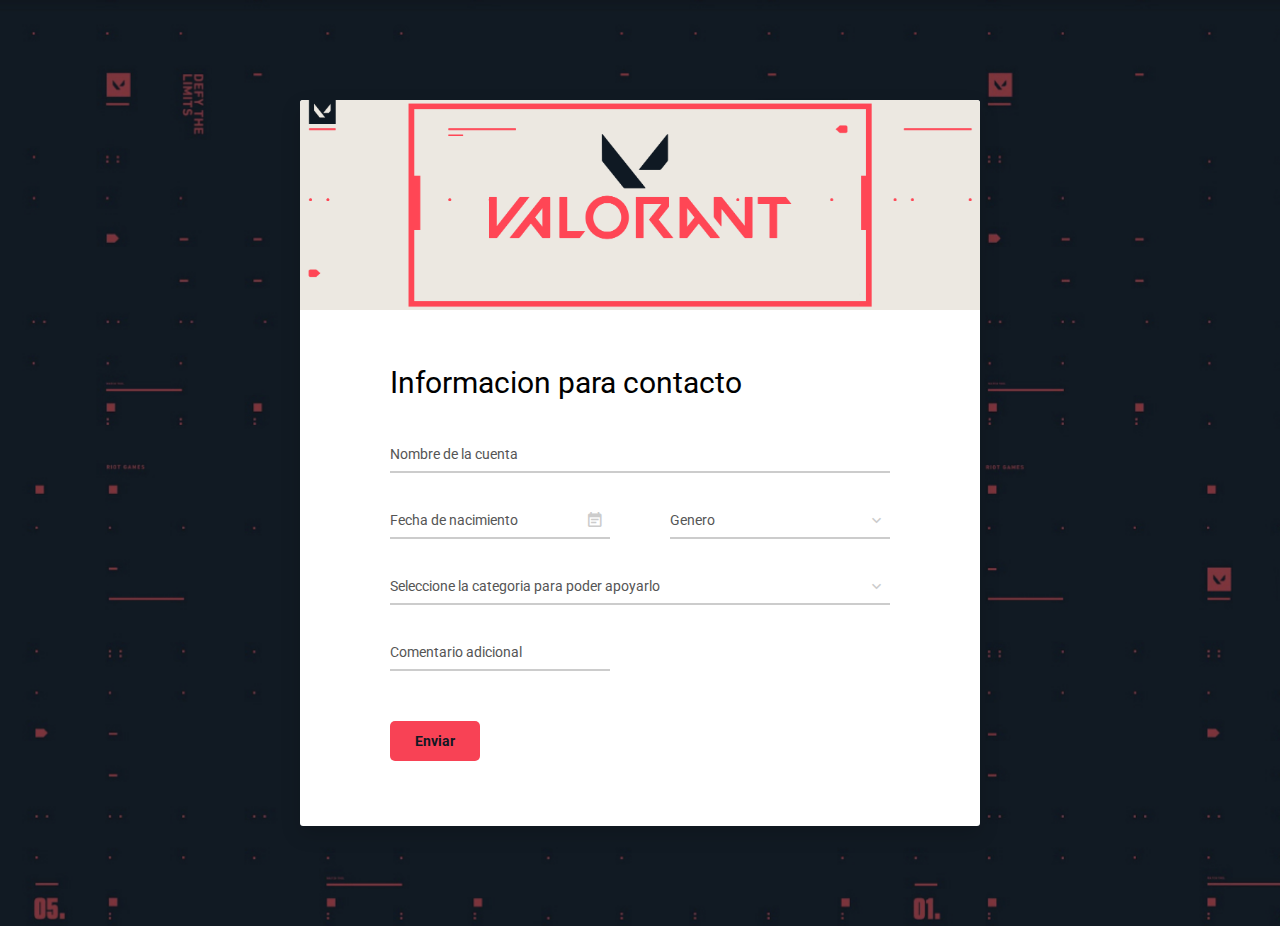
<file: Formulario/index.html>
<!DOCTYPE html>
<html lang="en">

<head>
    <!-- Required meta tags-->
    <meta charset="UTF-8">
    <meta name="viewport" content="width=device-width, initial-scale=1, shrink-to-fit=no">
    <meta name="description" content="Registo Valorant">
    <meta name="author" content="Valorant">


    <!-- Title Page-->
    <title>Contacto</title>

    <!-- Icons font CSS-->
    <link href="vendor/mdi-font/css/material-design-iconic-font.min.css" rel="stylesheet" media="all">
    <link href="vendor/font-awesome-4.7/css/font-awesome.min.css" rel="stylesheet" media="all">
    <!-- Font special for pages-->
    <link href="https://fonts.googleapis.com/css?family=Roboto:100,100i,300,300i,400,400i,500,500i,700,700i,900,900i" rel="stylesheet">

    <!-- Vendor CSS-->
    <link href="vendor/select2/select2.min.css" rel="stylesheet" media="all">
    <link href="vendor/datepicker/daterangepicker.css" rel="stylesheet" media="all">

    <!-- Main CSS-->
    <link href="css/main.css" rel="stylesheet" media="all">

      <link rel="icon" type="image/png" href="images/icono.png">
</head>

<body>
    <div class="page-wrapper bg-blue p-t-100 p-b-100 font-robo">
        <div class="wrapper wrapper--w680">
            <div class="card card-1">
                <div class="card-heading"></div>
                <div class="card-body">
                    <h2 class="title">Informacion para contacto</h2>
                    <form method="POST">
                        <div class="input-group">
                            <input class="input--style-1" type="text" placeholder="Nombre de la cuenta" name="name">
                        </div>
                        <div class="row row-space">
                            <div class="col-2">
                                <div class="input-group">
                                    <input class="input--style-1 js-datepicker" type="text" placeholder="Fecha de nacimiento" name="birthday">
                                    <i class="zmdi zmdi-calendar-note input-icon js-btn-calendar"></i>
                                </div>
                            </div>
                            <div class="col-2">
                                <div class="input-group">
                                    <div class="rs-select2 js-select-simple select--no-search">
                                        <select name="gender">
                                            <option disabled="disabled" selected="selected">Genero</option>
                                            <option>Masculino</option>
                                            <option>Femenino</option>
                                            <option>Otro</option>
                                        </select>
                                        <div class="select-dropdown"></div>
                                    </div>
                                </div>
                            </div>
                        </div>
                        <div class="input-group">
                            <div class="rs-select2 js-select-simple select--no-searc  h">
                                <select name="class">
                                    <option disabled="disabled" selected="selected">Seleccione la categoria para poder apoyarlo</option>
                                    <option>Codigos de error</option>
                                    <option>Rembolsos de contenido</option>
                                    <option>Riot Vanguard</option>
                                    <option>Recuperacion de cuenta</option>
                                    <option>Instalacion y asistencia tecnica</option>
                                    <option>Otros</option>
                                </select>
                                <div class="select-dropdown"></div>
                            </div>
                        </div>
                        <div class="row row-space">
                            <div class="col-2">
                                <div class="input-group">
                                    <input class="input--style-1" type="text" placeholder="Comentario adicional" name="res_code">
                                </div>
                            </div>
                        </div>
                        <div class="p-t-20">
                            <button class="btn btn--radius btn--green" type="submit">Enviar</button>
                        </div>
                    </form>
                </div>
            </div>
        </div>
    </div>

    <!-- Jquery JS-->
    <script src="vendor/jquery/jquery.min.js"></script>
    <!-- Vendor JS-->
    <script src="vendor/select2/select2.min.js"></script>
    <script src="vendor/datepicker/moment.min.js"></script>
    <script src="vendor/datepicker/daterangepicker.js"></script>

    <!-- Main JS-->
    <script src="js/global.js"></script>

</body><!-- This templates was made by Colorlib (https://colorlib.com) -->

</html>
<!-- end document-->
</file>
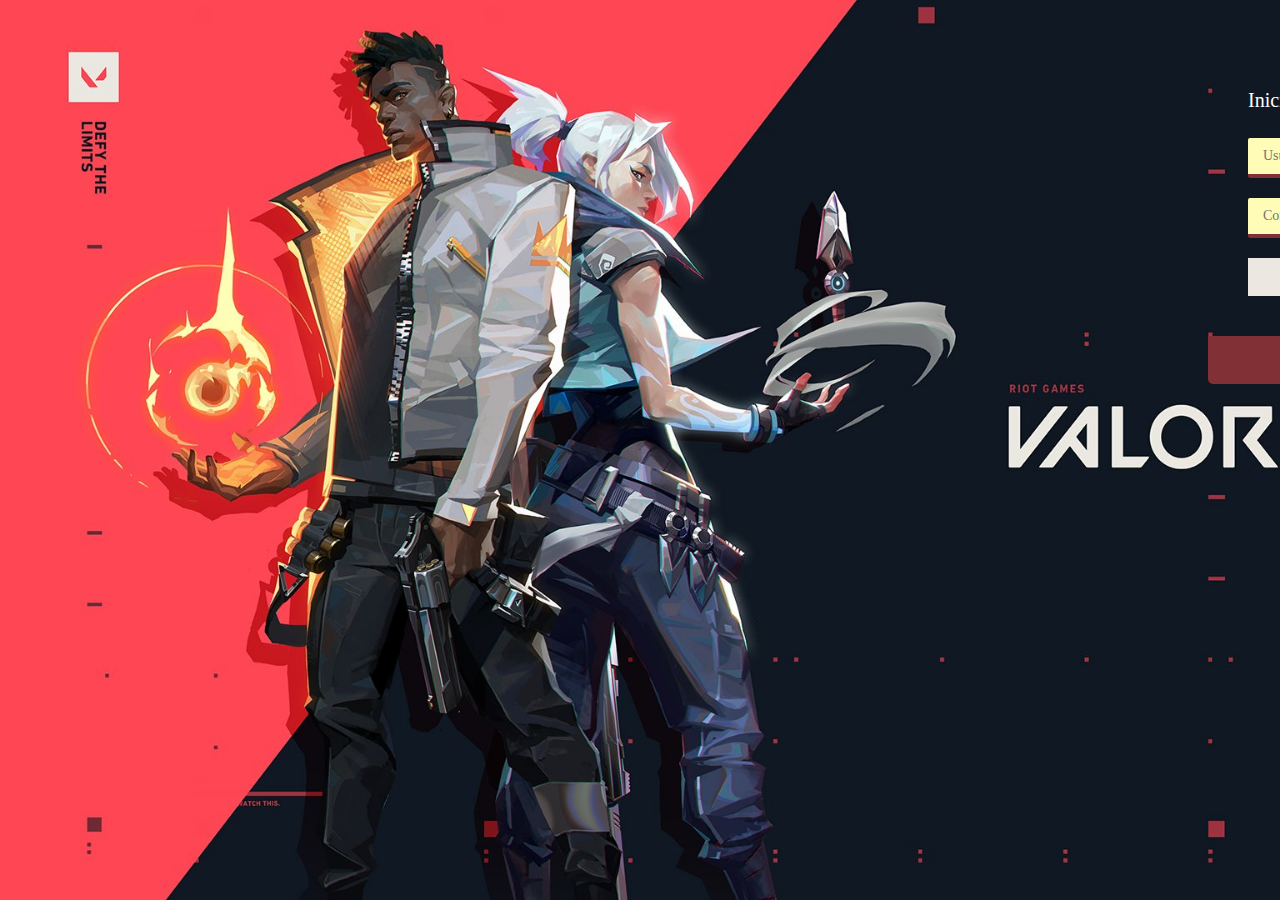
<file: pgPrincipal/index.html>
<!DOCTYPE html>
<html lang="en">
<head>
    <meta charset="UTF-8">
    <title>Inicia sesión en Valorant</title>
    <link rel="stylesheet" href="css/estilos.css">
    <link rel="icon" type="image/png" href="img/icono.png">
</head>
<body>
    <div class="contenedor-form">
        <div class="toggle">
            <span>Crear Cuenta</span>
        </div>

        <div class="formulario">
            <h2>Iniciar Sesión</h2>
            <form action="#">
                <input type="text" placeholder="Usuario" required>
                <input type="password" placeholder="Contraseña" required>
                <input type="submit" value="Iniciar Sesión">
            </form>
        </div>

        <div class="formulario">
            <h2>Crea tu Cuenta</h2>
            <form action="#">
                <input type="text" placeholder="Usuario" required>

                <input type="password" placeholder="Contraseña" required>

                <input type="email" placeholder="Correo Electronico" required>

                <input type="text" placeholder="Teléfono" required>

                <input type="submit" value="Registrarse">
            </form>
        </div>
        <div class="reset-password">
            <a href="#">¿Olvidaste tu contraseña?</a>
        </div>
    </div>
    <script src="js/jquery-3.1.1.min.js"></script>
    <script src="js/main.js"></script>
</body>
</html>
</file>
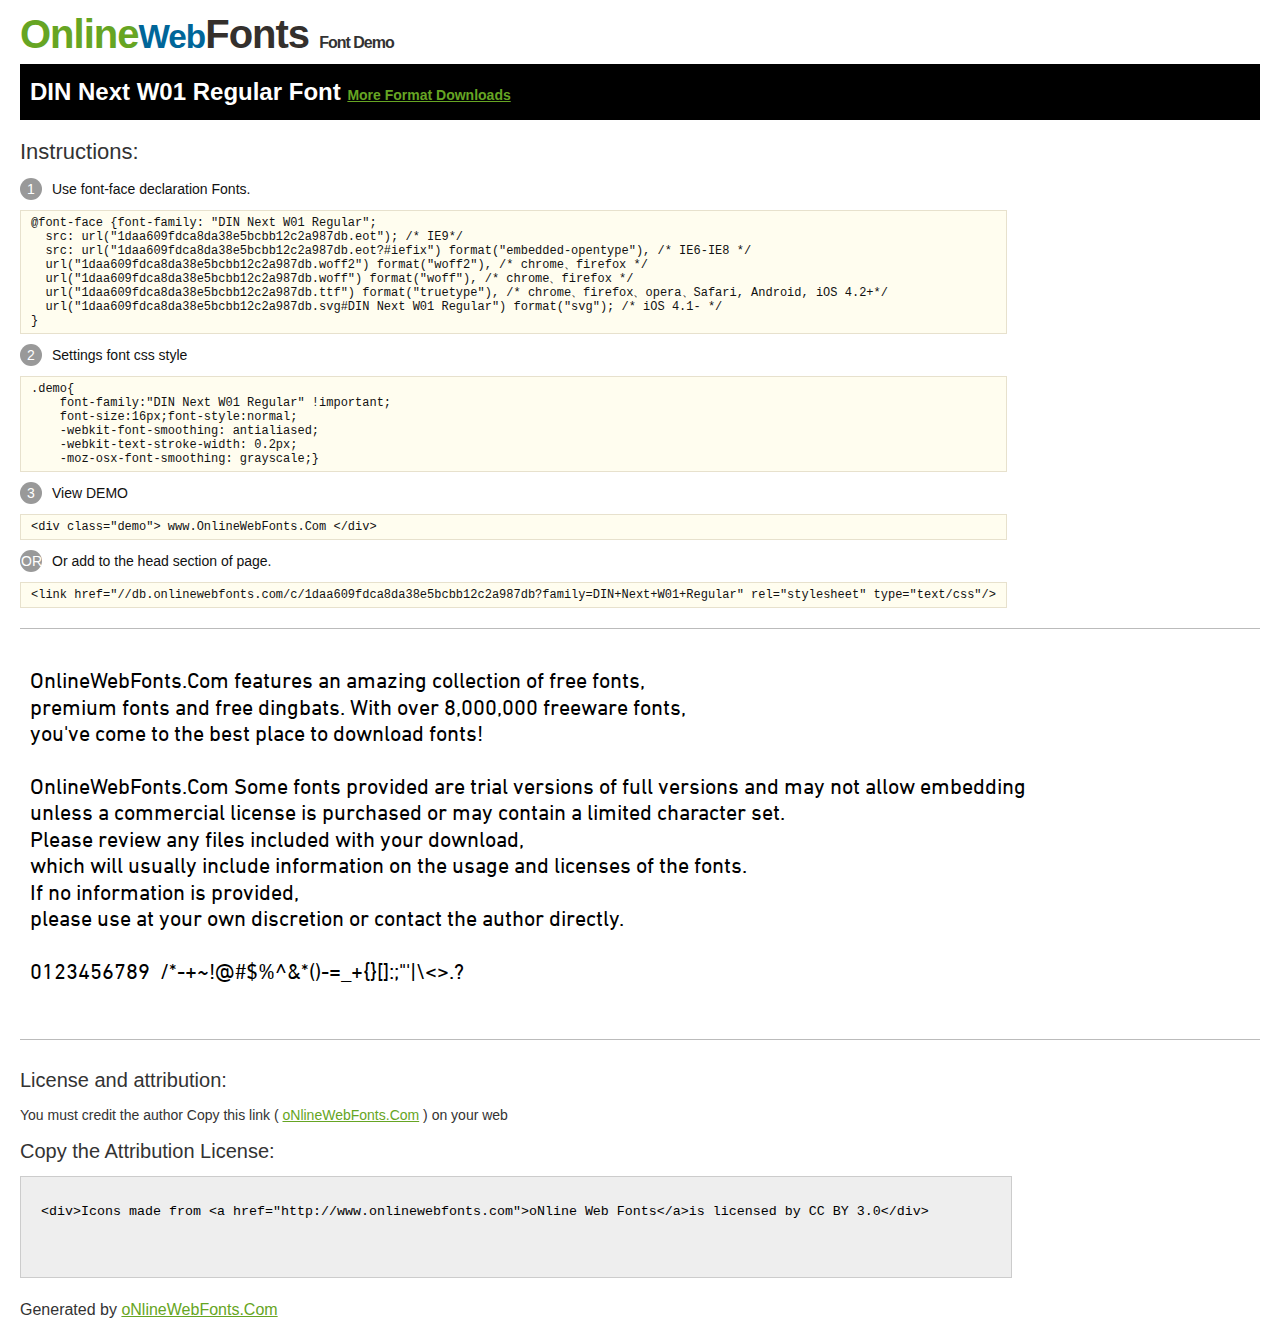
<file: pgPrincipal/font/OnlineWebFonts_COM_c3afa5ec1ef545345155973d86b8e751/@font-face/Demo.html>
<!DOCTYPE html>
<html>
<head>
<meta charset="utf-8"/>
<title>DIN Next W01 Regular Font - OnlineWebFonts.COM</title>
<style type="text/css">
@font-face {font-family: "DIN Next W01 Regular";
  src: url("1daa609fdca8da38e5bcbb12c2a987db.eot"); /* IE9*/
  src: url("1daa609fdca8da38e5bcbb12c2a987db.eot?#iefix") format("embedded-opentype"), /* IE6-IE8 */
  url("1daa609fdca8da38e5bcbb12c2a987db.woff2") format("woff2"), /* chrome、firefox */
  url("1daa609fdca8da38e5bcbb12c2a987db.woff") format("woff"), /* chrome、firefox */
  url("1daa609fdca8da38e5bcbb12c2a987db.ttf") format("truetype"), /* chrome、firefox、opera、Safari, Android, iOS 4.2+*/
  url("1daa609fdca8da38e5bcbb12c2a987db.svg#DIN Next W01 Regular") format("svg"); /* iOS 4.1- */
}
*{margin:0;padding:0;list-style:none;}pre{border:solid 1px #e7e1cd;background-color:#fffdef;overflow:auto;font-size:12px;line-height:14px;margin-top:10px;margin-right:0;margin-bottom:10px;margin-left:0;padding-top:5px;padding-right:10px;padding-bottom:5px;padding-left:10px;}.demo pre{color:#000;line-height: 1.2em;font-family:"DIN Next W01 Regular"!important;font-size:22px;background-color:#FFF;border-top-width:0px;border-right-width:0px;border-bottom-width:0px;border-left-width:0px;}body{font-family:sans-serif;line-height:1.5;font-size:16px;padding:20px;color:#333;}:hover,:before,:after{-webkit-transition:all 0.1s ease-in;-moz-transition:all 0.1s ease-in;-ms-transition:all 0.1s ease-in;-o-transition:all 0.1s ease-in;transition:all 0.1s ease-in;}*{-moz-box-sizing:border-box;-webkit-box-sizing:border-box;box-sizing:border-box;margin:0;padding:0;}a{color:#66A523;}h1.logo{font-size:40px;letter-spacing:-1px;margin-top:-16px;}h1.logo strong{font-size:16px;font-family:sans-serif;color:#333;}h1.logo a{color:#34302d;text-decoration:none;}h1.logo a span{color:#66A523;}h1.logo a small{color:#006699;}.info{float:left;font-size:14px;margin-top:15px;}.info ul{margin-left:0px;color:#111;margin-bottom:20px;}.info .exs{font-size:12px;color:#666;margin-left:35px;display:block;}.info ul li{margin-top:10px;list-style:none;}.info .numno{color:#fff;border-radius:20px;padding:1px;display:inline-block;width:22px;height:22px;text-align:center;margin-right:10px;background-color:#999999;}.info ul strong{font-weight:normal;color:#000;}.info .inst{font-size:22px;margin-bottom:10px;}.demo{float:left;width:100%;height:auto;border-top-width:1px;border-top-style:solid;border-top-color:#bbb;border-bottom-width:1px;border-bottom-style:solid;border-bottom-color:#bbb;padding-bottom:10px;}.demo .demo_svg{float:left;height:auto;width:100px;margin-right:5px;margin-left:5px;margin-bottom:10px;}.demo .demo_svg i{float:left;height:80px;width:80px;text-align:center;font-size:40px;margin-left:10px;line-height:80px;color:#777;}.demo .demo_svg .code{float:left;height:20px;width:100%;overflow:hidden;text-align:center;line-height:20px;font-size:11px;color:#666;}.demo .demo_svg .txt{float:left;height:20px;width:100%;font-size:11px;text-align:center;white-space:nowrap;overflow:hidden;line-height:20px;}.demo .demo_svg:hover i{font-size:60px;color:#333;}.by{padding-top:15px;float:left;width:100%;margin-top:10px;margin-right:0;margin-bottom:10px;margin-left:0;}.by{margin-bottom:10px;font-size:20px;}.by .attr{font-size:14px;color:#333;padding-top:10px;padding-bottom:10px;}textarea{width:80%;height:auto;border:1px solid #CCC;resize:none;background:#EEE;padding:20px;float:left;margin-top:10px;line-height:30px;}#footer{float:left;width:100%;margin-top:10px;padding-bottom:20px;}h2{background-color:#000;padding-top:10px;padding-bottom:10px;padding-left:10px;color:#FFF;}
</style>
</head>
<body>
<h1 class="logo"> <a href="http://www.onlinewebfonts.com/"> <span>Online</span><small>Web</small>Fonts</a> <strong>Font Demo</strong></h1>
<h2>
DIN Next W01 Regular Font <a style="font-size:14px;" href="http://www.onlinewebfonts.com/download/1daa609fdca8da38e5bcbb12c2a987db" target="_blank">More Format Downloads</a></h2>
<div class="info">
  <div class="inst">Instructions:</div>
  <ul>
    <li>
      <p> <span class="numno">1</span>Use font-face declaration Fonts.<br />
        <span class="exs">
        <pre>
@font-face {font-family: "DIN Next W01 Regular";
  src: url("1daa609fdca8da38e5bcbb12c2a987db.eot"); /* IE9*/
  src: url("1daa609fdca8da38e5bcbb12c2a987db.eot?#iefix") format("embedded-opentype"), /* IE6-IE8 */
  url("1daa609fdca8da38e5bcbb12c2a987db.woff2") format("woff2"), /* chrome、firefox */
  url("1daa609fdca8da38e5bcbb12c2a987db.woff") format("woff"), /* chrome、firefox */
  url("1daa609fdca8da38e5bcbb12c2a987db.ttf") format("truetype"), /* chrome、firefox、opera、Safari, Android, iOS 4.2+*/
  url("1daa609fdca8da38e5bcbb12c2a987db.svg#DIN Next W01 Regular") format("svg"); /* iOS 4.1- */
}
</pre>
      </span> 
    </li>
    <li>
      <p> <span class="numno">2</span>Settings font css style <br />
      <span class="exs">
<pre>
.demo{
    font-family:"DIN Next W01 Regular" !important;
    font-size:16px;font-style:normal;
    -webkit-font-smoothing: antialiased;
    -webkit-text-stroke-width: 0.2px;
    -moz-osx-font-smoothing: grayscale;}
</pre>
      </span> 
    </li>
    <li>
      <p> <span class="numno">3</span>View DEMO <br />
      <span class="exs"><pre>
&lt;div class="demo"&gt; www.OnlineWebFonts.Com &lt;/div&gt;
</pre></span> 
    </li>
    <li>
      <p> <span class="numno">OR</span>Or add to the head section of page. <br />
      <span class="exs"><pre>
&lt;link href="//db.onlinewebfonts.com/c/1daa609fdca8da38e5bcbb12c2a987db?family=DIN+Next+W01+Regular" rel="stylesheet" type="text/css"/&gt;
</pre></span> 
    </li>
  </ul>
</div>
<div class="demo">
<pre>

OnlineWebFonts.Com features an amazing collection of free fonts,
premium fonts and free dingbats. With over 8,000,000 freeware fonts, 
you've come to the best place to download fonts! 

OnlineWebFonts.Com Some fonts provided are trial versions of full versions and may not allow embedding 
unless a commercial license is purchased or may contain a limited character set. 
Please review any files included with your download, 
which will usually include information on the usage and licenses of the fonts. 
If no information is provided, 
please use at your own discretion or contact the author directly. 

0123456789  /*-+~!@#$%^&*()-=_+{}[]:;"'|\<>.?

</pre>
</div>

<div class="by">
<div class="by_title">License and attribution:</div>
<div class="attr">You must credit the author Copy this link ( <a href="http://www.onlinewebfonts.com" target="_blank">oNlineWebFonts.Com</a> ) on your web </div><div class="usetitle">Copy the Attribution License:</div>
<textarea onclick="this.focus();this.select();">&lt;div&gt;Icons made from &lt;a href="http://www.onlinewebfonts.com"&gt;oNline Web Fonts&lt;/a&gt;is licensed by CC BY 3.0&lt;/div&gt;</textarea>
</div>
<div id="footer">
    <div>Generated by <a href="http://www.onlinewebfonts.com" target="_blank">oNlineWebFonts.Com</a></div>
</div>
</body>
</html>
</file>
<file: Formulario/vendor/datepicker/daterangepicker.css>
.daterangepicker {
  position: absolute;
  color: inherit;
  background-color: #fff;
  border-radius: 4px;
  width: 278px;
  padding: 4px;
  margin-top: 1px;
  top: 100px;
  left: 20px;
  /* Calendars */ }
  .daterangepicker:before, .daterangepicker:after {
    position: absolute;
    display: inline-block;
    border-bottom-color: rgba(0, 0, 0, 0.2);
    content: ''; }
  .daterangepicker:before {
    top: -7px;
    border-right: 7px solid transparent;
    border-left: 7px solid transparent;
    border-bottom: 7px solid #ccc; }
  .daterangepicker:after {
    top: -6px;
    border-right: 6px solid transparent;
    border-bottom: 6px solid #fff;
    border-left: 6px solid transparent; }
  .daterangepicker.opensleft:before {
    right: 9px; }
  .daterangepicker.opensleft:after {
    right: 10px; }
  .daterangepicker.openscenter:before {
    left: 0;
    right: 0;
    width: 0;
    margin-left: auto;
    margin-right: auto; }
  .daterangepicker.openscenter:after {
    left: 0;
    right: 0;
    width: 0;
    margin-left: auto;
    margin-right: auto; }
  .daterangepicker.opensright:before {
    left: 9px; }
  .daterangepicker.opensright:after {
    left: 10px; }
  .daterangepicker.dropup {
    margin-top: -5px; }
    .daterangepicker.dropup:before {
      top: initial;
      bottom: -7px;
      border-bottom: initial;
      border-top: 7px solid #ccc; }
    .daterangepicker.dropup:after {
      top: initial;
      bottom: -6px;
      border-bottom: initial;
      border-top: 6px solid #fff; }
  .daterangepicker.dropdown-menu {
    max-width: none;
    z-index: 3001; }
  .daterangepicker.single .ranges, .daterangepicker.single .calendar {
    float: none; }
  .daterangepicker.show-calendar .calendar {
    display: block; }
  .daterangepicker .calendar {
    display: none;
    max-width: 270px;
    margin: 4px; }
    .daterangepicker .calendar.single .calendar-table {
      border: none; }
    .daterangepicker .calendar th, .daterangepicker .calendar td {
      white-space: nowrap;
      text-align: center;
      min-width: 32px; }
  .daterangepicker .calendar-table {
    border: 1px solid #fff;
    padding: 4px;
    border-radius: 4px;
    background-color: #fff; }
  .daterangepicker table {
    width: 100%;
    margin: 0; }
  .daterangepicker td, .daterangepicker th {
    text-align: center;
    width: 20px;
    height: 20px;
    border-radius: 4px;
    border: 1px solid transparent;
    white-space: nowrap;
    cursor: pointer; }
    .daterangepicker td.available:hover, .daterangepicker th.available:hover {
      background-color: #eee;
      border-color: transparent;
      color: inherit; }
    .daterangepicker td.week, .daterangepicker th.week {
      font-size: 80%;
      color: #ccc; }
  .daterangepicker td.off, .daterangepicker td.off.in-range, .daterangepicker td.off.start-date, .daterangepicker td.off.end-date {
    background-color: #fff;
    border-color: transparent;
    color: #999; }
  .daterangepicker td.in-range {
    background-color: #ebf4f8;
    border-color: transparent;
    color: #000;
    border-radius: 0; }
  .daterangepicker td.start-date {
    border-radius: 4px 0 0 4px; }
  .daterangepicker td.end-date {
    border-radius: 0 4px 4px 0; }
  .daterangepicker td.start-date.end-date {
    border-radius: 4px; }
  .daterangepicker td.active, .daterangepicker td.active:hover {
    background-color: #357ebd;
    border-color: transparent;
    color: #fff; }
  .daterangepicker th.month {
    width: auto; }
  .daterangepicker td.disabled, .daterangepicker option.disabled {
    color: #999;
    cursor: not-allowed;
    text-decoration: line-through; }
  .daterangepicker select.monthselect, .daterangepicker select.yearselect {
    font-size: 12px;
    padding: 1px;
    height: auto;
    margin: 0;
    cursor: default; }
  .daterangepicker select.monthselect {
    margin-right: 2%;
    width: 56%; }
  .daterangepicker select.yearselect {
    width: 40%; }
  .daterangepicker select.hourselect, .daterangepicker select.minuteselect, .daterangepicker select.secondselect, .daterangepicker select.ampmselect {
    width: 50px;
    margin-bottom: 0; }
  .daterangepicker .input-mini {
    border: 1px solid #ccc;
    border-radius: 4px;
    color: #555;
    height: 30px;
    line-height: 30px;
    display: block;
    vertical-align: middle;
    margin: 0 0 5px 0;
    padding: 0 6px 0 28px;
    width: 100%; }
    .daterangepicker .input-mini.active {
      border: 1px solid #08c;
      border-radius: 4px; }
  .daterangepicker .daterangepicker_input {
    position: relative; }
    .daterangepicker .daterangepicker_input i {
      position: absolute;
      left: 8px;
      top: 8px; }
  .daterangepicker.rtl .input-mini {
    padding-right: 28px;
    padding-left: 6px; }
  .daterangepicker.rtl .daterangepicker_input i {
    left: auto;
    right: 8px; }
  .daterangepicker .calendar-time {
    text-align: center;
    margin: 5px auto;
    line-height: 30px;
    position: relative;
    padding-left: 28px; }
    .daterangepicker .calendar-time select.disabled {
      color: #ccc;
      cursor: not-allowed; }

.ranges {
  font-size: 11px;
  float: none;
  margin: 4px;
  text-align: left; }
  .ranges ul {
    list-style: none;
    margin: 0 auto;
    padding: 0;
    width: 100%; }
  .ranges li {
    font-size: 13px;
    background-color: #f5f5f5;
    border: 1px solid #f5f5f5;
    border-radius: 4px;
    color: #08c;
    padding: 3px 12px;
    margin-bottom: 8px;
    cursor: pointer; }
    .ranges li:hover {
      background-color: #08c;
      border: 1px solid #08c;
      color: #fff; }
    .ranges li.active {
      background-color: #08c;
      border: 1px solid #08c;
      color: #fff; }

/*  Larger Screen Styling */
@media (min-width: 564px) {
  .daterangepicker {
    width: auto; }
    .daterangepicker .ranges ul {
      width: 160px; }
    .daterangepicker.single .ranges ul {
      width: 100%; }
    .daterangepicker.single .calendar.left {
      clear: none; }
    .daterangepicker.single.ltr .ranges, .daterangepicker.single.ltr .calendar {
      float: left; }
    .daterangepicker.single.rtl .ranges, .daterangepicker.single.rtl .calendar {
      float: right; }
    .daterangepicker.ltr {
      direction: ltr;
      text-align: left; }
      .daterangepicker.ltr .calendar.left {
        clear: left;
        margin-right: 0; }
        .daterangepicker.ltr .calendar.left .calendar-table {
          border-right: none;
          border-top-right-radius: 0;
          border-bottom-right-radius: 0; }
      .daterangepicker.ltr .calendar.right {
        margin-left: 0; }
        .daterangepicker.ltr .calendar.right .calendar-table {
          border-left: none;
          border-top-left-radius: 0;
          border-bottom-left-radius: 0; }
      .daterangepicker.ltr .left .daterangepicker_input {
        padding-right: 12px; }
      .daterangepicker.ltr .calendar.left .calendar-table {
        padding-right: 12px; }
      .daterangepicker.ltr .ranges, .daterangepicker.ltr .calendar {
        float: left; }
    .daterangepicker.rtl {
      direction: rtl;
      text-align: right; }
      .daterangepicker.rtl .calendar.left {
        clear: right;
        margin-left: 0; }
        .daterangepicker.rtl .calendar.left .calendar-table {
          border-left: none;
          border-top-left-radius: 0;
          border-bottom-left-radius: 0; }
      .daterangepicker.rtl .calendar.right {
        margin-right: 0; }
        .daterangepicker.rtl .calendar.right .calendar-table {
          border-right: none;
          border-top-right-radius: 0;
          border-bottom-right-radius: 0; }
      .daterangepicker.rtl .left .daterangepicker_input {
        padding-left: 12px; }
      .daterangepicker.rtl .calendar.left .calendar-table {
        padding-left: 12px; }
      .daterangepicker.rtl .ranges, .daterangepicker.rtl .calendar {
        text-align: right;
        float: right; } }
@media (min-width: 730px) {
  .daterangepicker .ranges {
    width: auto; }
  .daterangepicker.ltr .ranges {
    float: left; }
  .daterangepicker.rtl .ranges {
    float: right; }
  .daterangepicker .calendar.left {
    clear: none !important; } }
</file>
<file: Formulario/css/main.css>
/* ==========================================================================
   #FONT
   ========================================================================== */
.font-robo {
  font-family: "Roboto", "Arial", "Helvetica Neue", sans-serif;
}

/* ==========================================================================
   #GRID
   ========================================================================== */
.row {
  display: -webkit-box;
  display: -webkit-flex;
  display: -moz-box;
  display: -ms-flexbox;
  display: flex;
  -webkit-flex-wrap: wrap;
  -ms-flex-wrap: wrap;
  flex-wrap: wrap;
}

.row-space {
  -webkit-box-pack: justify;
  -webkit-justify-content: space-between;
  -moz-box-pack: justify;
  -ms-flex-pack: justify;
  justify-content: space-between;
}

.col-2 {
  width: -webkit-calc((100% - 60px) / 2);
  width: -moz-calc((100% - 60px) / 2);
  width: calc((100% - 60px) / 2);
}

@media (max-width: 767px) {
  .col-2 {
    width: 100%;
  }
}

/* ==========================================================================
   #BOX-SIZING
   ========================================================================== */
/**
 * More sensible default box-sizing:
 * css-tricks.com/inheriting-box-sizing-probably-slightly-better-best-practice
 */
html {
  -webkit-box-sizing: border-box;
  -moz-box-sizing: border-box;
  box-sizing: border-box;
}

* {
  padding: 0;
  margin: 0;
}

*, *:before, *:after {
  -webkit-box-sizing: inherit;
  -moz-box-sizing: inherit;
  box-sizing: inherit;
}

/* ==========================================================================
   #RESET
   ========================================================================== */
/**
 * A very simple reset that sits on top of Normalize.css.
 */
body,
h1, h2, h3, h4, h5, h6,
blockquote, p, pre,
dl, dd, ol, ul,
figure,
hr,
fieldset, legend {
  margin: 0;
  padding: 0;
}

/**
 * Remove trailing margins from nested lists.
 */
li > ol,
li > ul {
  margin-bottom: 0;
}

/**
 * Remove default table spacing.
 */
table {
  border-collapse: collapse;
  border-spacing: 0;
}

/**
 * 1. Reset Chrome and Firefox behaviour which sets a `min-width: min-content;`
 *    on fieldsets.
 */
fieldset {
  min-width: 0;
  /* [1] */
  border: 0;
}

button {
  outline: none;
  background: none;
  border: none;
}

/* ==========================================================================
   #PAGE WRAPPER
   ========================================================================== */
.page-wrapper {
  min-height: 100vh;
}

body {
  font-family: "Roboto", "Arial", "Helvetica Neue", sans-serif;
  font-weight: 400;
  font-size: 14px;
}

h1, h2, h3, h4, h5, h6 {
  font-weight: 400;
}

h1 {
  font-size: 36px;
}

h2 {
  font-size: 30px;
}

h3 {
  font-size: 24px;
}

h4 {
  font-size: 18px;
}

h5 {
  font-size: 15px;
}

h6 {
  font-size: 13px;
}

/* ==========================================================================
   #BACKGROUND
   ========================================================================== */
.bg-blue {
  background: url("../images/fondo_form.jpg") center center/cover no-repeat;
}

/* ==========================================================================
   #SPACING
   ========================================================================== */
.p-t-100 {
  padding-top: 100px;
}

.p-t-20 {
  padding-top: 20px;
}

.p-b-100 {
  padding-bottom: 100px;
}

/* ==========================================================================
   #WRAPPER
   ========================================================================== */
.wrapper {
  margin: 0 auto;
}

.wrapper--w680 {
  max-width: 680px;
}

/* ==========================================================================
   #BUTTON
   ========================================================================== */
.btn {
  line-height: 40px;
  display: inline-block;
  padding: 0 25px;
  cursor: pointer;
  font-family: "Roboto", "Arial", "Helvetica Neue", sans-serif;
  color: #101823;
  -webkit-transition: all 0.4s ease;
  -o-transition: all 0.4s ease;
  -moz-transition: all 0.4s ease;
  transition: all 0.4s ease;
  font-size: 14px;
  font-weight: 700;
}

.btn--radius {
  -webkit-border-radius: 5px;
  -moz-border-radius: 5px;
  border-radius: 5px;
}

.btn--green {
  background: #f84255;
}

.btn--green:hover {
  background: #eb555a;
}

/* ==========================================================================
   #DATE PICKER
   ========================================================================== */
td.active {
  background-color: #eb555a;
}

input[type="date" i] {
  padding: 14px;
}

.table-condensed td, .table-condensed th {
  font-size: 14px;
  font-family: "Roboto", "Arial", "Helvetica Neue", sans-serif;
  font-weight: 400;
}

.daterangepicker td {
  width: 40px;
  height: 30px;
}

.daterangepicker {
  border: none;
  -webkit-box-shadow: 0px 8px 20px 0px rgba(0, 0, 0, 0.15);
  -moz-box-shadow: 0px 8px 20px 0px rgba(0, 0, 0, 0.15);
  box-shadow: 0px 8px 20px 0px rgba(0, 0, 0, 0.15);
  display: none;
  border: 1px solid #e0e0e0;
  margin-top: 5px;
}

.daterangepicker::after, .daterangepicker::before {
  display: none;
}

.daterangepicker thead tr th {
  padding: 10px 0;
}

.daterangepicker .table-condensed th select {
  border: 1px solid #ccc;
  -webkit-border-radius: 3px;
  -moz-border-radius: 3px;
  border-radius: 3px;
  font-size: 14px;
  padding: 5px;
  outline: none;
}

/* ==========================================================================
   #FORM
   ========================================================================== */
input {
  outline: none;
  margin: 0;
  border: none;
  -webkit-box-shadow: none;
  -moz-box-shadow: none;
  box-shadow: none;
  width: 100%;
  font-size: 14px;
  font-family: inherit;
}

.input-group {
  position: relative;
  margin-bottom: 30px;
  border-bottom: 2px solid #ccc;
}

.input-icon {
  position: absolute;
  font-size: 18px;
  color: #ccc;
  right: 8px;
  top: 50%;
  -webkit-transform: translateY(-50%);
  -moz-transform: translateY(-50%);
  -ms-transform: translateY(-50%);
  -o-transform: translateY(-50%);
  transform: translateY(-50%);
  cursor: pointer;
}

.input--style-1 {
  padding: 9px 0;
  color: #666;
}

.input--style-1::-webkit-input-placeholder {
  /* WebKit, Blink, Edge */
  color: #555;
}

.input--style-1:-moz-placeholder {
  /* Mozilla Firefox 4 to 18 */
  color: #555;
  opacity: 1;
}

.input--style-1::-moz-placeholder {
  /* Mozilla Firefox 19+ */
  color: #555;
  opacity: 1;
}

.input--style-1:-ms-input-placeholder {
  /* Internet Explorer 10-11 */
  color: #555;
}

.input--style-1:-ms-input-placeholder {
  /* Microsoft Edge */
  color: #555;
}

/* ==========================================================================
   #SELECT2
   ========================================================================== */
.select--no-search .select2-search {
  display: none !important;
}

.rs-select2 .select2-container {
  width: 100% !important;
  outline: none;
}

.rs-select2 .select2-container .select2-selection--single {
  outline: none;
  border: none;
  height: 34px;
}

.rs-select2 .select2-container .select2-selection--single .select2-selection__rendered {
  line-height: 34px;
  padding-left: 0;
  color: #555;
}

.rs-select2 .select2-container .select2-selection--single .select2-selection__arrow {
  height: 32px;
  right: 4px;
  display: -webkit-box;
  display: -webkit-flex;
  display: -moz-box;
  display: -ms-flexbox;
  display: flex;
  -webkit-box-pack: center;
  -webkit-justify-content: center;
  -moz-box-pack: center;
  -ms-flex-pack: center;
  justify-content: center;
  -webkit-box-align: center;
  -webkit-align-items: center;
  -moz-box-align: center;
  -ms-flex-align: center;
  align-items: center;
}

.rs-select2 .select2-container .select2-selection--single .select2-selection__arrow b {
  display: none;
}

.rs-select2 .select2-container .select2-selection--single .select2-selection__arrow:after {
  font-family: "Material-Design-Iconic-Font";
  content: '\f2f9';
  font-size: 18px;
  color: #ccc;
  -webkit-transition: all 0.4s ease;
  -o-transition: all 0.4s ease;
  -moz-transition: all 0.4s ease;
  transition: all 0.4s ease;
}

.rs-select2 .select2-container.select2-container--open .select2-selection--single .select2-selection__arrow::after {
  -webkit-transform: rotate(-180deg);
  -moz-transform: rotate(-180deg);
  -ms-transform: rotate(-180deg);
  -o-transform: rotate(-180deg);
  transform: rotate(-180deg);
}

.select2-container--open .select2-dropdown--below {
  border: none;
  -webkit-border-radius: 3px;
  -moz-border-radius: 3px;
  border-radius: 3px;
  -webkit-box-shadow: 0px 8px 20px 0px rgba(0, 0, 0, 0.15);
  -moz-box-shadow: 0px 8px 20px 0px rgba(0, 0, 0, 0.15);
  box-shadow: 0px 8px 20px 0px rgba(0, 0, 0, 0.15);
  border: 1px solid #e0e0e0;
  margin-top: 5px;
  overflow: hidden;
}

/* ==========================================================================
   #TITLE
   ========================================================================== */
.title {
  margin-bottom: 37px;
}

/* ==========================================================================
   #CARD
   ========================================================================== */
.card {
  overflow: hidden;
  -webkit-border-radius: 3px;
  -moz-border-radius: 3px;
  border-radius: 3px;
  background: #fff;
}

.card-1 {
  -webkit-box-shadow: 0px 8px 20px 0px rgba(0, 0, 0, 0.15);
  -moz-box-shadow: 0px 8px 20px 0px rgba(0, 0, 0, 0.15);
  box-shadow: 0px 8px 20px 0px rgba(0, 0, 0, 0.15);
}

.card-1 .card-heading {
  background: url("../images/bg-head-02.png") center center/cover no-repeat;
  padding-top: 210px;
}

.card-1 .card-body {
  padding: 0 90px;
  padding-top: 55px;
  padding-bottom: 65px;
}

@media (max-width: 767px) {
  .card-1 .card-body {
    padding: 0 40px;
    padding-top: 40px;
    padding-bottom: 40px;
  }
}
</file>
<file: pgPrincipal/css/estilos.css>
*
@font-face {font-family: "DIN Next W01 Regular";
  src: url("1daa609fdca8da38e5bcbb12c2a987db.eot"); /* IE9*/
  src: url("1daa609fdca8da38e5bcbb12c2a987db.eot?#iefix") format("embedded-opentype"), /* IE6-IE8 */
  url("1daa609fdca8da38e5bcbb12c2a987db.woff2") format("woff2"), /* chrome、firefox */
  url("1daa609fdca8da38e5bcbb12c2a987db.woff") format("woff"), /* chrome、firefox */
  url("1daa609fdca8da38e5bcbb12c2a987db.ttf") format("truetype"), /* chrome、firefox、opera、Safari, Android, iOS 4.2+*/
  url("1daa609fdca8da38e5bcbb12c2a987db.svg#DIN Next W01 Regular") format("svg"); /* iOS 4.1- */
}
 {
    margin: 0;
    padding: 0;
    -webkit-box-sizing: border-box;
    -moz-box-sizing: border-box;
    box-sizing: border-box;
}

body {
    background: url(../img/bg2.jpg);
    background-size: cover;
    background-attachment: fixed;

}

.contenedor-form {
    background: rgba #0f1923;
    max-width: 500px;
    width: 100%;
    margin:  50px 50px 50px 1200px;
    border-radius: 5px;
    color: #FFFF;
    position: relative;
    font-family:"DIN Next W01 Regular" !important;
    /*padding: 40px;*/
}

.contenedor-form .toggle {
    position: absolute;
    top: 7px;
    right: 7px;
    width: 100px;
    height: 30px;
    font-size: 15px;
    line-height: 25px;
    text-align: right;
    border-top: 2px solid #813136;
    border-bottom: 2px solid #813136;
    cursor: pointer;
    transition: all .5s ease;
    font-family:"DIN Next W01 Regular" !important;
}

.contenedor-form .toggle:hover {
    border-top: 2px solid #813136;
    border-bottom: 2px solid #813136;
}

.contenedor-form .toggle span {
    letter-spacing: 1px;
}

.contenedor-form h2 {
    margin: 0 0 28px 0;
    font-size: 20px;
    font-weight: 400;
    line-height: 1;
    font-family:"DIN Next W01 Regular" !important;
}
.contenedor-form input[type="text"],
.contenedor-form input[type="password"],
.contenedor-form input[type="email"] {
  font-family:"DIN Next W01 Regular" !important;
    outline: none;
    display: block;
    width: 100%;
    padding: 10px 15px;
    margin: 0 0 20px 0;
    background: #fefcb6;
    color: #202020;
    border: none;
    border-radius: 2px;
    border-bottom: 4px solid #813136;
    box-sizing: border-box;
    font-size: 14px;
    font-weight:normal;
    transition: all .5s ease;
}

.contenedor-form input[type="text"]:focus,
.contenedor-form input[type="password"]:focus,
.contenedor-form input[type="email"]:focus {
    border-bottom: 4px solid #5a6c95
}

.contenedor-form input[type="submit"] {
  font-family: DIN Next W01 Regular;
    background: #ece8e1;
    color: #0f1923;
    width: 100%;
    border: none;
    padding: 10px 0;
    font-size: 16px;
    font-weight: normal;
    letter-spacing: 1px;
    cursor: pointer;
    transition: all .5s ease;
}

.contenedor-form input[type="submit"]:hover {
    background:#cc1d1f;
}

.contenedor-form .reset-password {
  font-family: DIN Next W01 Regular;
    background:#813136;
    width: 100%;
    padding: 15px 0;
    text-align: center;
    border-bottom-left-radius: 5px;
    border-bottom-right-radius: 5px;
}

.contenedor-form .reset-password a {
    color: #fff;
    text-decoration: none;
    font-size: 16px;
    font-family: DIN Next W01 Regular;
}

.contenedor-form .formulario {
    display: none;
    padding: 40px;
}

.contenedor-form .formulario:nth-child(2) {
    display: block;
}
</file>
<file: Formulario/vendor/mdi-font/css/material-design-iconic-font.min.css>
@font-face{font-family:Material-Design-Iconic-Font;src:url(../fonts/Material-Design-Iconic-Font.woff2?v=2.2.0) format('woff2'),url(../fonts/Material-Design-Iconic-Font.woff?v=2.2.0) format('woff'),url(../fonts/Material-Design-Iconic-Font.ttf?v=2.2.0) format('truetype')}.zmdi{display:inline-block;font:normal normal normal 14px/1 'Material-Design-Iconic-Font';font-size:inherit;text-rendering:auto;-webkit-font-smoothing:antialiased;-moz-osx-font-smoothing:grayscale}.zmdi-hc-lg{font-size:1.33333333em;line-height:.75em;vertical-align:-15%}.zmdi-hc-2x{font-size:2em}.zmdi-hc-3x{font-size:3em}.zmdi-hc-4x{font-size:4em}.zmdi-hc-5x{font-size:5em}.zmdi-hc-fw{width:1.28571429em;text-align:center}.zmdi-hc-ul{padding-left:0;margin-left:2.14285714em;list-style-type:none}.zmdi-hc-ul>li{position:relative}.zmdi-hc-li{position:absolute;left:-2.14285714em;width:2.14285714em;top:.14285714em;text-align:center}.zmdi-hc-li.zmdi-hc-lg{left:-1.85714286em}.zmdi-hc-border{padding:.1em .25em;border:solid .1em #9e9e9e;border-radius:2px}.zmdi-hc-border-circle{padding:.1em .25em;border:solid .1em #9e9e9e;border-radius:50%}.zmdi.pull-left{float:left;margin-right:.15em}.zmdi.pull-right{float:right;margin-left:.15em}.zmdi-hc-spin{-webkit-animation:zmdi-spin 1.5s infinite linear;animation:zmdi-spin 1.5s infinite linear}.zmdi-hc-spin-reverse{-webkit-animation:zmdi-spin-reverse 1.5s infinite linear;animation:zmdi-spin-reverse 1.5s infinite linear}@-webkit-keyframes zmdi-spin{0%{-webkit-transform:rotate(0deg);transform:rotate(0deg)}100%{-webkit-transform:rotate(359deg);transform:rotate(359deg)}}@keyframes zmdi-spin{0%{-webkit-transform:rotate(0deg);transform:rotate(0deg)}100%{-webkit-transform:rotate(359deg);transform:rotate(359deg)}}@-webkit-keyframes zmdi-spin-reverse{0%{-webkit-transform:rotate(0deg);transform:rotate(0deg)}100%{-webkit-transform:rotate(-359deg);transform:rotate(-359deg)}}@keyframes zmdi-spin-reverse{0%{-webkit-transform:rotate(0deg);transform:rotate(0deg)}100%{-webkit-transform:rotate(-359deg);transform:rotate(-359deg)}}.zmdi-hc-rotate-90{-webkit-transform:rotate(90deg);-ms-transform:rotate(90deg);transform:rotate(90deg)}.zmdi-hc-rotate-180{-webkit-transform:rotate(180deg);-ms-transform:rotate(180deg);transform:rotate(180deg)}.zmdi-hc-rotate-270{-webkit-transform:rotate(270deg);-ms-transform:rotate(270deg);transform:rotate(270deg)}.zmdi-hc-flip-horizontal{-webkit-transform:scale(-1,1);-ms-transform:scale(-1,1);transform:scale(-1,1)}.zmdi-hc-flip-vertical{-webkit-transform:scale(1,-1);-ms-transform:scale(1,-1);transform:scale(1,-1)}.zmdi-hc-stack{position:relative;display:inline-block;width:2em;height:2em;line-height:2em;vertical-align:middle}.zmdi-hc-stack-1x,.zmdi-hc-stack-2x{position:absolute;left:0;width:100%;text-align:center}.zmdi-hc-stack-1x{line-height:inherit}.zmdi-hc-stack-2x{font-size:2em}.zmdi-hc-inverse{color:#fff}.zmdi-3d-rotation:before{content:'\f101'}.zmdi-airplane-off:before{content:'\f102'}.zmdi-airplane:before{content:'\f103'}.zmdi-album:before{content:'\f104'}.zmdi-archive:before{content:'\f105'}.zmdi-assignment-account:before{content:'\f106'}.zmdi-assignment-alert:before{content:'\f107'}.zmdi-assignment-check:before{content:'\f108'}.zmdi-assignment-o:before{content:'\f109'}.zmdi-assignment-return:before{content:'\f10a'}.zmdi-assignment-returned:before{content:'\f10b'}.zmdi-assignment:before{content:'\f10c'}.zmdi-attachment-alt:before{content:'\f10d'}.zmdi-attachment:before{content:'\f10e'}.zmdi-audio:before{content:'\f10f'}.zmdi-badge-check:before{content:'\f110'}.zmdi-balance-wallet:before{content:'\f111'}.zmdi-balance:before{content:'\f112'}.zmdi-battery-alert:before{content:'\f113'}.zmdi-battery-flash:before{content:'\f114'}.zmdi-battery-unknown:before{content:'\f115'}.zmdi-battery:before{content:'\f116'}.zmdi-bike:before{content:'\f117'}.zmdi-block-alt:before{content:'\f118'}.zmdi-block:before{content:'\f119'}.zmdi-boat:before{content:'\f11a'}.zmdi-book-image:before{content:'\f11b'}.zmdi-book:before{content:'\f11c'}.zmdi-bookmark-outline:before{content:'\f11d'}.zmdi-bookmark:before{content:'\f11e'}.zmdi-brush:before{content:'\f11f'}.zmdi-bug:before{content:'\f120'}.zmdi-bus:before{content:'\f121'}.zmdi-cake:before{content:'\f122'}.zmdi-car-taxi:before{content:'\f123'}.zmdi-car-wash:before{content:'\f124'}.zmdi-car:before{content:'\f125'}.zmdi-card-giftcard:before{content:'\f126'}.zmdi-card-membership:before{content:'\f127'}.zmdi-card-travel:before{content:'\f128'}.zmdi-card:before{content:'\f129'}.zmdi-case-check:before{content:'\f12a'}.zmdi-case-download:before{content:'\f12b'}.zmdi-case-play:before{content:'\f12c'}.zmdi-case:before{content:'\f12d'}.zmdi-cast-connected:before{content:'\f12e'}.zmdi-cast:before{content:'\f12f'}.zmdi-chart-donut:before{content:'\f130'}.zmdi-chart:before{content:'\f131'}.zmdi-city-alt:before{content:'\f132'}.zmdi-city:before{content:'\f133'}.zmdi-close-circle-o:before{content:'\f134'}.zmdi-close-circle:before{content:'\f135'}.zmdi-close:before{content:'\f136'}.zmdi-cocktail:before{content:'\f137'}.zmdi-code-setting:before{content:'\f138'}.zmdi-code-smartphone:before{content:'\f139'}.zmdi-code:before{content:'\f13a'}.zmdi-coffee:before{content:'\f13b'}.zmdi-collection-bookmark:before{content:'\f13c'}.zmdi-collection-case-play:before{content:'\f13d'}.zmdi-collection-folder-image:before{content:'\f13e'}.zmdi-collection-image-o:before{content:'\f13f'}.zmdi-collection-image:before{content:'\f140'}.zmdi-collection-item-1:before{content:'\f141'}.zmdi-collection-item-2:before{content:'\f142'}.zmdi-collection-item-3:before{content:'\f143'}.zmdi-collection-item-4:before{content:'\f144'}.zmdi-collection-item-5:before{content:'\f145'}.zmdi-collection-item-6:before{content:'\f146'}.zmdi-collection-item-7:before{content:'\f147'}.zmdi-collection-item-8:before{content:'\f148'}.zmdi-collection-item-9-plus:before{content:'\f149'}.zmdi-collection-item-9:before{content:'\f14a'}.zmdi-collection-item:before{content:'\f14b'}.zmdi-collection-music:before{content:'\f14c'}.zmdi-collection-pdf:before{content:'\f14d'}.zmdi-collection-plus:before{content:'\f14e'}.zmdi-collection-speaker:before{content:'\f14f'}.zmdi-collection-text:before{content:'\f150'}.zmdi-collection-video:before{content:'\f151'}.zmdi-compass:before{content:'\f152'}.zmdi-cutlery:before{content:'\f153'}.zmdi-delete:before{content:'\f154'}.zmdi-dialpad:before{content:'\f155'}.zmdi-dns:before{content:'\f156'}.zmdi-drink:before{content:'\f157'}.zmdi-edit:before{content:'\f158'}.zmdi-email-open:before{content:'\f159'}.zmdi-email:before{content:'\f15a'}.zmdi-eye-off:before{content:'\f15b'}.zmdi-eye:before{content:'\f15c'}.zmdi-eyedropper:before{content:'\f15d'}.zmdi-favorite-outline:before{content:'\f15e'}.zmdi-favorite:before{content:'\f15f'}.zmdi-filter-list:before{content:'\f160'}.zmdi-fire:before{content:'\f161'}.zmdi-flag:before{content:'\f162'}.zmdi-flare:before{content:'\f163'}.zmdi-flash-auto:before{content:'\f164'}.zmdi-flash-off:before{content:'\f165'}.zmdi-flash:before{content:'\f166'}.zmdi-flip:before{content:'\f167'}.zmdi-flower-alt:before{content:'\f168'}.zmdi-flower:before{content:'\f169'}.zmdi-font:before{content:'\f16a'}.zmdi-fullscreen-alt:before{content:'\f16b'}.zmdi-fullscreen-exit:before{content:'\f16c'}.zmdi-fullscreen:before{content:'\f16d'}.zmdi-functions:before{content:'\f16e'}.zmdi-gas-station:before{content:'\f16f'}.zmdi-gesture:before{content:'\f170'}.zmdi-globe-alt:before{content:'\f171'}.zmdi-globe-lock:before{content:'\f172'}.zmdi-globe:before{content:'\f173'}.zmdi-graduation-cap:before{content:'\f174'}.zmdi-home:before{content:'\f175'}.zmdi-hospital-alt:before{content:'\f176'}.zmdi-hospital:before{content:'\f177'}.zmdi-hotel:before{content:'\f178'}.zmdi-hourglass-alt:before{content:'\f179'}.zmdi-hourglass-outline:before{content:'\f17a'}.zmdi-hourglass:before{content:'\f17b'}.zmdi-http:before{content:'\f17c'}.zmdi-image-alt:before{content:'\f17d'}.zmdi-image-o:before{content:'\f17e'}.zmdi-image:before{content:'\f17f'}.zmdi-inbox:before{content:'\f180'}.zmdi-invert-colors-off:before{content:'\f181'}.zmdi-invert-colors:before{content:'\f182'}.zmdi-key:before{content:'\f183'}.zmdi-label-alt-outline:before{content:'\f184'}.zmdi-label-alt:before{content:'\f185'}.zmdi-label-heart:before{content:'\f186'}.zmdi-label:before{content:'\f187'}.zmdi-labels:before{content:'\f188'}.zmdi-lamp:before{content:'\f189'}.zmdi-landscape:before{content:'\f18a'}.zmdi-layers-off:before{content:'\f18b'}.zmdi-layers:before{content:'\f18c'}.zmdi-library:before{content:'\f18d'}.zmdi-link:before{content:'\f18e'}.zmdi-lock-open:before{content:'\f18f'}.zmdi-lock-outline:before{content:'\f190'}.zmdi-lock:before{content:'\f191'}.zmdi-mail-reply-all:before{content:'\f192'}.zmdi-mail-reply:before{content:'\f193'}.zmdi-mail-send:before{content:'\f194'}.zmdi-mall:before{content:'\f195'}.zmdi-map:before{content:'\f196'}.zmdi-menu:before{content:'\f197'}.zmdi-money-box:before{content:'\f198'}.zmdi-money-off:before{content:'\f199'}.zmdi-money:before{content:'\f19a'}.zmdi-more-vert:before{content:'\f19b'}.zmdi-more:before{content:'\f19c'}.zmdi-movie-alt:before{content:'\f19d'}.zmdi-movie:before{content:'\f19e'}.zmdi-nature-people:before{content:'\f19f'}.zmdi-nature:before{content:'\f1a0'}.zmdi-navigation:before{content:'\f1a1'}.zmdi-open-in-browser:before{content:'\f1a2'}.zmdi-open-in-new:before{content:'\f1a3'}.zmdi-palette:before{content:'\f1a4'}.zmdi-parking:before{content:'\f1a5'}.zmdi-pin-account:before{content:'\f1a6'}.zmdi-pin-assistant:before{content:'\f1a7'}.zmdi-pin-drop:before{content:'\f1a8'}.zmdi-pin-help:before{content:'\f1a9'}.zmdi-pin-off:before{content:'\f1aa'}.zmdi-pin:before{content:'\f1ab'}.zmdi-pizza:before{content:'\f1ac'}.zmdi-plaster:before{content:'\f1ad'}.zmdi-power-setting:before{content:'\f1ae'}.zmdi-power:before{content:'\f1af'}.zmdi-print:before{content:'\f1b0'}.zmdi-puzzle-piece:before{content:'\f1b1'}.zmdi-quote:before{content:'\f1b2'}.zmdi-railway:before{content:'\f1b3'}.zmdi-receipt:before{content:'\f1b4'}.zmdi-refresh-alt:before{content:'\f1b5'}.zmdi-refresh-sync-alert:before{content:'\f1b6'}.zmdi-refresh-sync-off:before{content:'\f1b7'}.zmdi-refresh-sync:before{content:'\f1b8'}.zmdi-refresh:before{content:'\f1b9'}.zmdi-roller:before{content:'\f1ba'}.zmdi-ruler:before{content:'\f1bb'}.zmdi-scissors:before{content:'\f1bc'}.zmdi-screen-rotation-lock:before{content:'\f1bd'}.zmdi-screen-rotation:before{content:'\f1be'}.zmdi-search-for:before{content:'\f1bf'}.zmdi-search-in-file:before{content:'\f1c0'}.zmdi-search-in-page:before{content:'\f1c1'}.zmdi-search-replace:before{content:'\f1c2'}.zmdi-search:before{content:'\f1c3'}.zmdi-seat:before{content:'\f1c4'}.zmdi-settings-square:before{content:'\f1c5'}.zmdi-settings:before{content:'\f1c6'}.zmdi-shield-check:before{content:'\f1c7'}.zmdi-shield-security:before{content:'\f1c8'}.zmdi-shopping-basket:before{content:'\f1c9'}.zmdi-shopping-cart-plus:before{content:'\f1ca'}.zmdi-shopping-cart:before{content:'\f1cb'}.zmdi-sign-in:before{content:'\f1cc'}.zmdi-sort-amount-asc:before{content:'\f1cd'}.zmdi-sort-amount-desc:before{content:'\f1ce'}.zmdi-sort-asc:before{content:'\f1cf'}.zmdi-sort-desc:before{content:'\f1d0'}.zmdi-spellcheck:before{content:'\f1d1'}.zmdi-storage:before{content:'\f1d2'}.zmdi-store-24:before{content:'\f1d3'}.zmdi-store:before{content:'\f1d4'}.zmdi-subway:before{content:'\f1d5'}.zmdi-sun:before{content:'\f1d6'}.zmdi-tab-unselected:before{content:'\f1d7'}.zmdi-tab:before{content:'\f1d8'}.zmdi-tag-close:before{content:'\f1d9'}.zmdi-tag-more:before{content:'\f1da'}.zmdi-tag:before{content:'\f1db'}.zmdi-thumb-down:before{content:'\f1dc'}.zmdi-thumb-up-down:before{content:'\f1dd'}.zmdi-thumb-up:before{content:'\f1de'}.zmdi-ticket-star:before{content:'\f1df'}.zmdi-toll:before{content:'\f1e0'}.zmdi-toys:before{content:'\f1e1'}.zmdi-traffic:before{content:'\f1e2'}.zmdi-translate:before{content:'\f1e3'}.zmdi-triangle-down:before{content:'\f1e4'}.zmdi-triangle-up:before{content:'\f1e5'}.zmdi-truck:before{content:'\f1e6'}.zmdi-turning-sign:before{content:'\f1e7'}.zmdi-wallpaper:before{content:'\f1e8'}.zmdi-washing-machine:before{content:'\f1e9'}.zmdi-window-maximize:before{content:'\f1ea'}.zmdi-window-minimize:before{content:'\f1eb'}.zmdi-window-restore:before{content:'\f1ec'}.zmdi-wrench:before{content:'\f1ed'}.zmdi-zoom-in:before{content:'\f1ee'}.zmdi-zoom-out:before{content:'\f1ef'}.zmdi-alert-circle-o:before{content:'\f1f0'}.zmdi-alert-circle:before{content:'\f1f1'}.zmdi-alert-octagon:before{content:'\f1f2'}.zmdi-alert-polygon:before{content:'\f1f3'}.zmdi-alert-triangle:before{content:'\f1f4'}.zmdi-help-outline:before{content:'\f1f5'}.zmdi-help:before{content:'\f1f6'}.zmdi-info-outline:before{content:'\f1f7'}.zmdi-info:before{content:'\f1f8'}.zmdi-notifications-active:before{content:'\f1f9'}.zmdi-notifications-add:before{content:'\f1fa'}.zmdi-notifications-none:before{content:'\f1fb'}.zmdi-notifications-off:before{content:'\f1fc'}.zmdi-notifications-paused:before{content:'\f1fd'}.zmdi-notifications:before{content:'\f1fe'}.zmdi-account-add:before{content:'\f1ff'}.zmdi-account-box-mail:before{content:'\f200'}.zmdi-account-box-o:before{content:'\f201'}.zmdi-account-box-phone:before{content:'\f202'}.zmdi-account-box:before{content:'\f203'}.zmdi-account-calendar:before{content:'\f204'}.zmdi-account-circle:before{content:'\f205'}.zmdi-account-o:before{content:'\f206'}.zmdi-account:before{content:'\f207'}.zmdi-accounts-add:before{content:'\f208'}.zmdi-accounts-alt:before{content:'\f209'}.zmdi-accounts-list-alt:before{content:'\f20a'}.zmdi-accounts-list:before{content:'\f20b'}.zmdi-accounts-outline:before{content:'\f20c'}.zmdi-accounts:before{content:'\f20d'}.zmdi-face:before{content:'\f20e'}.zmdi-female:before{content:'\f20f'}.zmdi-male-alt:before{content:'\f210'}.zmdi-male-female:before{content:'\f211'}.zmdi-male:before{content:'\f212'}.zmdi-mood-bad:before{content:'\f213'}.zmdi-mood:before{content:'\f214'}.zmdi-run:before{content:'\f215'}.zmdi-walk:before{content:'\f216'}.zmdi-cloud-box:before{content:'\f217'}.zmdi-cloud-circle:before{content:'\f218'}.zmdi-cloud-done:before{content:'\f219'}.zmdi-cloud-download:before{content:'\f21a'}.zmdi-cloud-off:before{content:'\f21b'}.zmdi-cloud-outline-alt:before{content:'\f21c'}.zmdi-cloud-outline:before{content:'\f21d'}.zmdi-cloud-upload:before{content:'\f21e'}.zmdi-cloud:before{content:'\f21f'}.zmdi-download:before{content:'\f220'}.zmdi-file-plus:before{content:'\f221'}.zmdi-file-text:before{content:'\f222'}.zmdi-file:before{content:'\f223'}.zmdi-folder-outline:before{content:'\f224'}.zmdi-folder-person:before{content:'\f225'}.zmdi-folder-star-alt:before{content:'\f226'}.zmdi-folder-star:before{content:'\f227'}.zmdi-folder:before{content:'\f228'}.zmdi-gif:before{content:'\f229'}.zmdi-upload:before{content:'\f22a'}.zmdi-border-all:before{content:'\f22b'}.zmdi-border-bottom:before{content:'\f22c'}.zmdi-border-clear:before{content:'\f22d'}.zmdi-border-color:before{content:'\f22e'}.zmdi-border-horizontal:before{content:'\f22f'}.zmdi-border-inner:before{content:'\f230'}.zmdi-border-left:before{content:'\f231'}.zmdi-border-outer:before{content:'\f232'}.zmdi-border-right:before{content:'\f233'}.zmdi-border-style:before{content:'\f234'}.zmdi-border-top:before{content:'\f235'}.zmdi-border-vertical:before{content:'\f236'}.zmdi-copy:before{content:'\f237'}.zmdi-crop:before{content:'\f238'}.zmdi-format-align-center:before{content:'\f239'}.zmdi-format-align-justify:before{content:'\f23a'}.zmdi-format-align-left:before{content:'\f23b'}.zmdi-format-align-right:before{content:'\f23c'}.zmdi-format-bold:before{content:'\f23d'}.zmdi-format-clear-all:before{content:'\f23e'}.zmdi-format-clear:before{content:'\f23f'}.zmdi-format-color-fill:before{content:'\f240'}.zmdi-format-color-reset:before{content:'\f241'}.zmdi-format-color-text:before{content:'\f242'}.zmdi-format-indent-decrease:before{content:'\f243'}.zmdi-format-indent-increase:before{content:'\f244'}.zmdi-format-italic:before{content:'\f245'}.zmdi-format-line-spacing:before{content:'\f246'}.zmdi-format-list-bulleted:before{content:'\f247'}.zmdi-format-list-numbered:before{content:'\f248'}.zmdi-format-ltr:before{content:'\f249'}.zmdi-format-rtl:before{content:'\f24a'}.zmdi-format-size:before{content:'\f24b'}.zmdi-format-strikethrough-s:before{content:'\f24c'}.zmdi-format-strikethrough:before{content:'\f24d'}.zmdi-format-subject:before{content:'\f24e'}.zmdi-format-underlined:before{content:'\f24f'}.zmdi-format-valign-bottom:before{content:'\f250'}.zmdi-format-valign-center:before{content:'\f251'}.zmdi-format-valign-top:before{content:'\f252'}.zmdi-redo:before{content:'\f253'}.zmdi-select-all:before{content:'\f254'}.zmdi-space-bar:before{content:'\f255'}.zmdi-text-format:before{content:'\f256'}.zmdi-transform:before{content:'\f257'}.zmdi-undo:before{content:'\f258'}.zmdi-wrap-text:before{content:'\f259'}.zmdi-comment-alert:before{content:'\f25a'}.zmdi-comment-alt-text:before{content:'\f25b'}.zmdi-comment-alt:before{content:'\f25c'}.zmdi-comment-edit:before{content:'\f25d'}.zmdi-comment-image:before{content:'\f25e'}.zmdi-comment-list:before{content:'\f25f'}.zmdi-comment-more:before{content:'\f260'}.zmdi-comment-outline:before{content:'\f261'}.zmdi-comment-text-alt:before{content:'\f262'}.zmdi-comment-text:before{content:'\f263'}.zmdi-comment-video:before{content:'\f264'}.zmdi-comment:before{content:'\f265'}.zmdi-comments:before{content:'\f266'}.zmdi-check-all:before{content:'\f267'}.zmdi-check-circle-u:before{content:'\f268'}.zmdi-check-circle:before{content:'\f269'}.zmdi-check-square:before{content:'\f26a'}.zmdi-check:before{content:'\f26b'}.zmdi-circle-o:before{content:'\f26c'}.zmdi-circle:before{content:'\f26d'}.zmdi-dot-circle-alt:before{content:'\f26e'}.zmdi-dot-circle:before{content:'\f26f'}.zmdi-minus-circle-outline:before{content:'\f270'}.zmdi-minus-circle:before{content:'\f271'}.zmdi-minus-square:before{content:'\f272'}.zmdi-minus:before{content:'\f273'}.zmdi-plus-circle-o-duplicate:before{content:'\f274'}.zmdi-plus-circle-o:before{content:'\f275'}.zmdi-plus-circle:before{content:'\f276'}.zmdi-plus-square:before{content:'\f277'}.zmdi-plus:before{content:'\f278'}.zmdi-square-o:before{content:'\f279'}.zmdi-star-circle:before{content:'\f27a'}.zmdi-star-half:before{content:'\f27b'}.zmdi-star-outline:before{content:'\f27c'}.zmdi-star:before{content:'\f27d'}.zmdi-bluetooth-connected:before{content:'\f27e'}.zmdi-bluetooth-off:before{content:'\f27f'}.zmdi-bluetooth-search:before{content:'\f280'}.zmdi-bluetooth-setting:before{content:'\f281'}.zmdi-bluetooth:before{content:'\f282'}.zmdi-camera-add:before{content:'\f283'}.zmdi-camera-alt:before{content:'\f284'}.zmdi-camera-bw:before{content:'\f285'}.zmdi-camera-front:before{content:'\f286'}.zmdi-camera-mic:before{content:'\f287'}.zmdi-camera-party-mode:before{content:'\f288'}.zmdi-camera-rear:before{content:'\f289'}.zmdi-camera-roll:before{content:'\f28a'}.zmdi-camera-switch:before{content:'\f28b'}.zmdi-camera:before{content:'\f28c'}.zmdi-card-alert:before{content:'\f28d'}.zmdi-card-off:before{content:'\f28e'}.zmdi-card-sd:before{content:'\f28f'}.zmdi-card-sim:before{content:'\f290'}.zmdi-desktop-mac:before{content:'\f291'}.zmdi-desktop-windows:before{content:'\f292'}.zmdi-device-hub:before{content:'\f293'}.zmdi-devices-off:before{content:'\f294'}.zmdi-devices:before{content:'\f295'}.zmdi-dock:before{content:'\f296'}.zmdi-floppy:before{content:'\f297'}.zmdi-gamepad:before{content:'\f298'}.zmdi-gps-dot:before{content:'\f299'}.zmdi-gps-off:before{content:'\f29a'}.zmdi-gps:before{content:'\f29b'}.zmdi-headset-mic:before{content:'\f29c'}.zmdi-headset:before{content:'\f29d'}.zmdi-input-antenna:before{content:'\f29e'}.zmdi-input-composite:before{content:'\f29f'}.zmdi-input-hdmi:before{content:'\f2a0'}.zmdi-input-power:before{content:'\f2a1'}.zmdi-input-svideo:before{content:'\f2a2'}.zmdi-keyboard-hide:before{content:'\f2a3'}.zmdi-keyboard:before{content:'\f2a4'}.zmdi-laptop-chromebook:before{content:'\f2a5'}.zmdi-laptop-mac:before{content:'\f2a6'}.zmdi-laptop:before{content:'\f2a7'}.zmdi-mic-off:before{content:'\f2a8'}.zmdi-mic-outline:before{content:'\f2a9'}.zmdi-mic-setting:before{content:'\f2aa'}.zmdi-mic:before{content:'\f2ab'}.zmdi-mouse:before{content:'\f2ac'}.zmdi-network-alert:before{content:'\f2ad'}.zmdi-network-locked:before{content:'\f2ae'}.zmdi-network-off:before{content:'\f2af'}.zmdi-network-outline:before{content:'\f2b0'}.zmdi-network-setting:before{content:'\f2b1'}.zmdi-network:before{content:'\f2b2'}.zmdi-phone-bluetooth:before{content:'\f2b3'}.zmdi-phone-end:before{content:'\f2b4'}.zmdi-phone-forwarded:before{content:'\f2b5'}.zmdi-phone-in-talk:before{content:'\f2b6'}.zmdi-phone-locked:before{content:'\f2b7'}.zmdi-phone-missed:before{content:'\f2b8'}.zmdi-phone-msg:before{content:'\f2b9'}.zmdi-phone-paused:before{content:'\f2ba'}.zmdi-phone-ring:before{content:'\f2bb'}.zmdi-phone-setting:before{content:'\f2bc'}.zmdi-phone-sip:before{content:'\f2bd'}.zmdi-phone:before{content:'\f2be'}.zmdi-portable-wifi-changes:before{content:'\f2bf'}.zmdi-portable-wifi-off:before{content:'\f2c0'}.zmdi-portable-wifi:before{content:'\f2c1'}.zmdi-radio:before{content:'\f2c2'}.zmdi-reader:before{content:'\f2c3'}.zmdi-remote-control-alt:before{content:'\f2c4'}.zmdi-remote-control:before{content:'\f2c5'}.zmdi-router:before{content:'\f2c6'}.zmdi-scanner:before{content:'\f2c7'}.zmdi-smartphone-android:before{content:'\f2c8'}.zmdi-smartphone-download:before{content:'\f2c9'}.zmdi-smartphone-erase:before{content:'\f2ca'}.zmdi-smartphone-info:before{content:'\f2cb'}.zmdi-smartphone-iphone:before{content:'\f2cc'}.zmdi-smartphone-landscape-lock:before{content:'\f2cd'}.zmdi-smartphone-landscape:before{content:'\f2ce'}.zmdi-smartphone-lock:before{content:'\f2cf'}.zmdi-smartphone-portrait-lock:before{content:'\f2d0'}.zmdi-smartphone-ring:before{content:'\f2d1'}.zmdi-smartphone-setting:before{content:'\f2d2'}.zmdi-smartphone-setup:before{content:'\f2d3'}.zmdi-smartphone:before{content:'\f2d4'}.zmdi-speaker:before{content:'\f2d5'}.zmdi-tablet-android:before{content:'\f2d6'}.zmdi-tablet-mac:before{content:'\f2d7'}.zmdi-tablet:before{content:'\f2d8'}.zmdi-tv-alt-play:before{content:'\f2d9'}.zmdi-tv-list:before{content:'\f2da'}.zmdi-tv-play:before{content:'\f2db'}.zmdi-tv:before{content:'\f2dc'}.zmdi-usb:before{content:'\f2dd'}.zmdi-videocam-off:before{content:'\f2de'}.zmdi-videocam-switch:before{content:'\f2df'}.zmdi-videocam:before{content:'\f2e0'}.zmdi-watch:before{content:'\f2e1'}.zmdi-wifi-alt-2:before{content:'\f2e2'}.zmdi-wifi-alt:before{content:'\f2e3'}.zmdi-wifi-info:before{content:'\f2e4'}.zmdi-wifi-lock:before{content:'\f2e5'}.zmdi-wifi-off:before{content:'\f2e6'}.zmdi-wifi-outline:before{content:'\f2e7'}.zmdi-wifi:before{content:'\f2e8'}.zmdi-arrow-left-bottom:before{content:'\f2e9'}.zmdi-arrow-left:before{content:'\f2ea'}.zmdi-arrow-merge:before{content:'\f2eb'}.zmdi-arrow-missed:before{content:'\f2ec'}.zmdi-arrow-right-top:before{content:'\f2ed'}.zmdi-arrow-right:before{content:'\f2ee'}.zmdi-arrow-split:before{content:'\f2ef'}.zmdi-arrows:before{content:'\f2f0'}.zmdi-caret-down-circle:before{content:'\f2f1'}.zmdi-caret-down:before{content:'\f2f2'}.zmdi-caret-left-circle:before{content:'\f2f3'}.zmdi-caret-left:before{content:'\f2f4'}.zmdi-caret-right-circle:before{content:'\f2f5'}.zmdi-caret-right:before{content:'\f2f6'}.zmdi-caret-up-circle:before{content:'\f2f7'}.zmdi-caret-up:before{content:'\f2f8'}.zmdi-chevron-down:before{content:'\f2f9'}.zmdi-chevron-left:before{content:'\f2fa'}.zmdi-chevron-right:before{content:'\f2fb'}.zmdi-chevron-up:before{content:'\f2fc'}.zmdi-forward:before{content:'\f2fd'}.zmdi-long-arrow-down:before{content:'\f2fe'}.zmdi-long-arrow-left:before{content:'\f2ff'}.zmdi-long-arrow-return:before{content:'\f300'}.zmdi-long-arrow-right:before{content:'\f301'}.zmdi-long-arrow-tab:before{content:'\f302'}.zmdi-long-arrow-up:before{content:'\f303'}.zmdi-rotate-ccw:before{content:'\f304'}.zmdi-rotate-cw:before{content:'\f305'}.zmdi-rotate-left:before{content:'\f306'}.zmdi-rotate-right:before{content:'\f307'}.zmdi-square-down:before{content:'\f308'}.zmdi-square-right:before{content:'\f309'}.zmdi-swap-alt:before{content:'\f30a'}.zmdi-swap-vertical-circle:before{content:'\f30b'}.zmdi-swap-vertical:before{content:'\f30c'}.zmdi-swap:before{content:'\f30d'}.zmdi-trending-down:before{content:'\f30e'}.zmdi-trending-flat:before{content:'\f30f'}.zmdi-trending-up:before{content:'\f310'}.zmdi-unfold-less:before{content:'\f311'}.zmdi-unfold-more:before{content:'\f312'}.zmdi-apps:before{content:'\f313'}.zmdi-grid-off:before{content:'\f314'}.zmdi-grid:before{content:'\f315'}.zmdi-view-agenda:before{content:'\f316'}.zmdi-view-array:before{content:'\f317'}.zmdi-view-carousel:before{content:'\f318'}.zmdi-view-column:before{content:'\f319'}.zmdi-view-comfy:before{content:'\f31a'}.zmdi-view-compact:before{content:'\f31b'}.zmdi-view-dashboard:before{content:'\f31c'}.zmdi-view-day:before{content:'\f31d'}.zmdi-view-headline:before{content:'\f31e'}.zmdi-view-list-alt:before{content:'\f31f'}.zmdi-view-list:before{content:'\f320'}.zmdi-view-module:before{content:'\f321'}.zmdi-view-quilt:before{content:'\f322'}.zmdi-view-stream:before{content:'\f323'}.zmdi-view-subtitles:before{content:'\f324'}.zmdi-view-toc:before{content:'\f325'}.zmdi-view-web:before{content:'\f326'}.zmdi-view-week:before{content:'\f327'}.zmdi-widgets:before{content:'\f328'}.zmdi-alarm-check:before{content:'\f329'}.zmdi-alarm-off:before{content:'\f32a'}.zmdi-alarm-plus:before{content:'\f32b'}.zmdi-alarm-snooze:before{content:'\f32c'}.zmdi-alarm:before{content:'\f32d'}.zmdi-calendar-alt:before{content:'\f32e'}.zmdi-calendar-check:before{content:'\f32f'}.zmdi-calendar-close:before{content:'\f330'}.zmdi-calendar-note:before{content:'\f331'}.zmdi-calendar:before{content:'\f332'}.zmdi-time-countdown:before{content:'\f333'}.zmdi-time-interval:before{content:'\f334'}.zmdi-time-restore-setting:before{content:'\f335'}.zmdi-time-restore:before{content:'\f336'}.zmdi-time:before{content:'\f337'}.zmdi-timer-off:before{content:'\f338'}.zmdi-timer:before{content:'\f339'}.zmdi-android-alt:before{content:'\f33a'}.zmdi-android:before{content:'\f33b'}.zmdi-apple:before{content:'\f33c'}.zmdi-behance:before{content:'\f33d'}.zmdi-codepen:before{content:'\f33e'}.zmdi-dribbble:before{content:'\f33f'}.zmdi-dropbox:before{content:'\f340'}.zmdi-evernote:before{content:'\f341'}.zmdi-facebook-box:before{content:'\f342'}.zmdi-facebook:before{content:'\f343'}.zmdi-github-box:before{content:'\f344'}.zmdi-github:before{content:'\f345'}.zmdi-google-drive:before{content:'\f346'}.zmdi-google-earth:before{content:'\f347'}.zmdi-google-glass:before{content:'\f348'}.zmdi-google-maps:before{content:'\f349'}.zmdi-google-pages:before{content:'\f34a'}.zmdi-google-play:before{content:'\f34b'}.zmdi-google-plus-box:before{content:'\f34c'}.zmdi-google-plus:before{content:'\f34d'}.zmdi-google:before{content:'\f34e'}.zmdi-instagram:before{content:'\f34f'}.zmdi-language-css3:before{content:'\f350'}.zmdi-language-html5:before{content:'\f351'}.zmdi-language-javascript:before{content:'\f352'}.zmdi-language-python-alt:before{content:'\f353'}.zmdi-language-python:before{content:'\f354'}.zmdi-lastfm:before{content:'\f355'}.zmdi-linkedin-box:before{content:'\f356'}.zmdi-paypal:before{content:'\f357'}.zmdi-pinterest-box:before{content:'\f358'}.zmdi-pocket:before{content:'\f359'}.zmdi-polymer:before{content:'\f35a'}.zmdi-share:before{content:'\f35b'}.zmdi-stackoverflow:before{content:'\f35c'}.zmdi-steam-square:before{content:'\f35d'}.zmdi-steam:before{content:'\f35e'}.zmdi-twitter-box:before{content:'\f35f'}.zmdi-twitter:before{content:'\f360'}.zmdi-vk:before{content:'\f361'}.zmdi-wikipedia:before{content:'\f362'}.zmdi-windows:before{content:'\f363'}.zmdi-aspect-ratio-alt:before{content:'\f364'}.zmdi-aspect-ratio:before{content:'\f365'}.zmdi-blur-circular:before{content:'\f366'}.zmdi-blur-linear:before{content:'\f367'}.zmdi-blur-off:before{content:'\f368'}.zmdi-blur:before{content:'\f369'}.zmdi-brightness-2:before{content:'\f36a'}.zmdi-brightness-3:before{content:'\f36b'}.zmdi-brightness-4:before{content:'\f36c'}.zmdi-brightness-5:before{content:'\f36d'}.zmdi-brightness-6:before{content:'\f36e'}.zmdi-brightness-7:before{content:'\f36f'}.zmdi-brightness-auto:before{content:'\f370'}.zmdi-brightness-setting:before{content:'\f371'}.zmdi-broken-image:before{content:'\f372'}.zmdi-center-focus-strong:before{content:'\f373'}.zmdi-center-focus-weak:before{content:'\f374'}.zmdi-compare:before{content:'\f375'}.zmdi-crop-16-9:before{content:'\f376'}.zmdi-crop-3-2:before{content:'\f377'}.zmdi-crop-5-4:before{content:'\f378'}.zmdi-crop-7-5:before{content:'\f379'}.zmdi-crop-din:before{content:'\f37a'}.zmdi-crop-free:before{content:'\f37b'}.zmdi-crop-landscape:before{content:'\f37c'}.zmdi-crop-portrait:before{content:'\f37d'}.zmdi-crop-square:before{content:'\f37e'}.zmdi-exposure-alt:before{content:'\f37f'}.zmdi-exposure:before{content:'\f380'}.zmdi-filter-b-and-w:before{content:'\f381'}.zmdi-filter-center-focus:before{content:'\f382'}.zmdi-filter-frames:before{content:'\f383'}.zmdi-filter-tilt-shift:before{content:'\f384'}.zmdi-gradient:before{content:'\f385'}.zmdi-grain:before{content:'\f386'}.zmdi-graphic-eq:before{content:'\f387'}.zmdi-hdr-off:before{content:'\f388'}.zmdi-hdr-strong:before{content:'\f389'}.zmdi-hdr-weak:before{content:'\f38a'}.zmdi-hdr:before{content:'\f38b'}.zmdi-iridescent:before{content:'\f38c'}.zmdi-leak-off:before{content:'\f38d'}.zmdi-leak:before{content:'\f38e'}.zmdi-looks:before{content:'\f38f'}.zmdi-loupe:before{content:'\f390'}.zmdi-panorama-horizontal:before{content:'\f391'}.zmdi-panorama-vertical:before{content:'\f392'}.zmdi-panorama-wide-angle:before{content:'\f393'}.zmdi-photo-size-select-large:before{content:'\f394'}.zmdi-photo-size-select-small:before{content:'\f395'}.zmdi-picture-in-picture:before{content:'\f396'}.zmdi-slideshow:before{content:'\f397'}.zmdi-texture:before{content:'\f398'}.zmdi-tonality:before{content:'\f399'}.zmdi-vignette:before{content:'\f39a'}.zmdi-wb-auto:before{content:'\f39b'}.zmdi-eject-alt:before{content:'\f39c'}.zmdi-eject:before{content:'\f39d'}.zmdi-equalizer:before{content:'\f39e'}.zmdi-fast-forward:before{content:'\f39f'}.zmdi-fast-rewind:before{content:'\f3a0'}.zmdi-forward-10:before{content:'\f3a1'}.zmdi-forward-30:before{content:'\f3a2'}.zmdi-forward-5:before{content:'\f3a3'}.zmdi-hearing:before{content:'\f3a4'}.zmdi-pause-circle-outline:before{content:'\f3a5'}.zmdi-pause-circle:before{content:'\f3a6'}.zmdi-pause:before{content:'\f3a7'}.zmdi-play-circle-outline:before{content:'\f3a8'}.zmdi-play-circle:before{content:'\f3a9'}.zmdi-play:before{content:'\f3aa'}.zmdi-playlist-audio:before{content:'\f3ab'}.zmdi-playlist-plus:before{content:'\f3ac'}.zmdi-repeat-one:before{content:'\f3ad'}.zmdi-repeat:before{content:'\f3ae'}.zmdi-replay-10:before{content:'\f3af'}.zmdi-replay-30:before{content:'\f3b0'}.zmdi-replay-5:before{content:'\f3b1'}.zmdi-replay:before{content:'\f3b2'}.zmdi-shuffle:before{content:'\f3b3'}.zmdi-skip-next:before{content:'\f3b4'}.zmdi-skip-previous:before{content:'\f3b5'}.zmdi-stop:before{content:'\f3b6'}.zmdi-surround-sound:before{content:'\f3b7'}.zmdi-tune:before{content:'\f3b8'}.zmdi-volume-down:before{content:'\f3b9'}.zmdi-volume-mute:before{content:'\f3ba'}.zmdi-volume-off:before{content:'\f3bb'}.zmdi-volume-up:before{content:'\f3bc'}.zmdi-n-1-square:before{content:'\f3bd'}.zmdi-n-2-square:before{content:'\f3be'}.zmdi-n-3-square:before{content:'\f3bf'}.zmdi-n-4-square:before{content:'\f3c0'}.zmdi-n-5-square:before{content:'\f3c1'}.zmdi-n-6-square:before{content:'\f3c2'}.zmdi-neg-1:before{content:'\f3c3'}.zmdi-neg-2:before{content:'\f3c4'}.zmdi-plus-1:before{content:'\f3c5'}.zmdi-plus-2:before{content:'\f3c6'}.zmdi-sec-10:before{content:'\f3c7'}.zmdi-sec-3:before{content:'\f3c8'}.zmdi-zero:before{content:'\f3c9'}.zmdi-airline-seat-flat-angled:before{content:'\f3ca'}.zmdi-airline-seat-flat:before{content:'\f3cb'}.zmdi-airline-seat-individual-suite:before{content:'\f3cc'}.zmdi-airline-seat-legroom-extra:before{content:'\f3cd'}.zmdi-airline-seat-legroom-normal:before{content:'\f3ce'}.zmdi-airline-seat-legroom-reduced:before{content:'\f3cf'}.zmdi-airline-seat-recline-extra:before{content:'\f3d0'}.zmdi-airline-seat-recline-normal:before{content:'\f3d1'}.zmdi-airplay:before{content:'\f3d2'}.zmdi-closed-caption:before{content:'\f3d3'}.zmdi-confirmation-number:before{content:'\f3d4'}.zmdi-developer-board:before{content:'\f3d5'}.zmdi-disc-full:before{content:'\f3d6'}.zmdi-explicit:before{content:'\f3d7'}.zmdi-flight-land:before{content:'\f3d8'}.zmdi-flight-takeoff:before{content:'\f3d9'}.zmdi-flip-to-back:before{content:'\f3da'}.zmdi-flip-to-front:before{content:'\f3db'}.zmdi-group-work:before{content:'\f3dc'}.zmdi-hd:before{content:'\f3dd'}.zmdi-hq:before{content:'\f3de'}.zmdi-markunread-mailbox:before{content:'\f3df'}.zmdi-memory:before{content:'\f3e0'}.zmdi-nfc:before{content:'\f3e1'}.zmdi-play-for-work:before{content:'\f3e2'}.zmdi-power-input:before{content:'\f3e3'}.zmdi-present-to-all:before{content:'\f3e4'}.zmdi-satellite:before{content:'\f3e5'}.zmdi-tap-and-play:before{content:'\f3e6'}.zmdi-vibration:before{content:'\f3e7'}.zmdi-voicemail:before{content:'\f3e8'}.zmdi-group:before{content:'\f3e9'}.zmdi-rss:before{content:'\f3ea'}.zmdi-shape:before{content:'\f3eb'}.zmdi-spinner:before{content:'\f3ec'}.zmdi-ungroup:before{content:'\f3ed'}.zmdi-500px:before{content:'\f3ee'}.zmdi-8tracks:before{content:'\f3ef'}.zmdi-amazon:before{content:'\f3f0'}.zmdi-blogger:before{content:'\f3f1'}.zmdi-delicious:before{content:'\f3f2'}.zmdi-disqus:before{content:'\f3f3'}.zmdi-flattr:before{content:'\f3f4'}.zmdi-flickr:before{content:'\f3f5'}.zmdi-github-alt:before{content:'\f3f6'}.zmdi-google-old:before{content:'\f3f7'}.zmdi-linkedin:before{content:'\f3f8'}.zmdi-odnoklassniki:before{content:'\f3f9'}.zmdi-outlook:before{content:'\f3fa'}.zmdi-paypal-alt:before{content:'\f3fb'}.zmdi-pinterest:before{content:'\f3fc'}.zmdi-playstation:before{content:'\f3fd'}.zmdi-reddit:before{content:'\f3fe'}.zmdi-skype:before{content:'\f3ff'}.zmdi-slideshare:before{content:'\f400'}.zmdi-soundcloud:before{content:'\f401'}.zmdi-tumblr:before{content:'\f402'}.zmdi-twitch:before{content:'\f403'}.zmdi-vimeo:before{content:'\f404'}.zmdi-whatsapp:before{content:'\f405'}.zmdi-xbox:before{content:'\f406'}.zmdi-yahoo:before{content:'\f407'}.zmdi-youtube-play:before{content:'\f408'}.zmdi-youtube:before{content:'\f409'}.zmdi-3d-rotation:before{content:'\f101'}.zmdi-airplane-off:before{content:'\f102'}.zmdi-airplane:before{content:'\f103'}.zmdi-album:before{content:'\f104'}.zmdi-archive:before{content:'\f105'}.zmdi-assignment-account:before{content:'\f106'}.zmdi-assignment-alert:before{content:'\f107'}.zmdi-assignment-check:before{content:'\f108'}.zmdi-assignment-o:before{content:'\f109'}.zmdi-assignment-return:before{content:'\f10a'}.zmdi-assignment-returned:before{content:'\f10b'}.zmdi-assignment:before{content:'\f10c'}.zmdi-attachment-alt:before{content:'\f10d'}.zmdi-attachment:before{content:'\f10e'}.zmdi-audio:before{content:'\f10f'}.zmdi-badge-check:before{content:'\f110'}.zmdi-balance-wallet:before{content:'\f111'}.zmdi-balance:before{content:'\f112'}.zmdi-battery-alert:before{content:'\f113'}.zmdi-battery-flash:before{content:'\f114'}.zmdi-battery-unknown:before{content:'\f115'}.zmdi-battery:before{content:'\f116'}.zmdi-bike:before{content:'\f117'}.zmdi-block-alt:before{content:'\f118'}.zmdi-block:before{content:'\f119'}.zmdi-boat:before{content:'\f11a'}.zmdi-book-image:before{content:'\f11b'}.zmdi-book:before{content:'\f11c'}.zmdi-bookmark-outline:before{content:'\f11d'}.zmdi-bookmark:before{content:'\f11e'}.zmdi-brush:before{content:'\f11f'}.zmdi-bug:before{content:'\f120'}.zmdi-bus:before{content:'\f121'}.zmdi-cake:before{content:'\f122'}.zmdi-car-taxi:before{content:'\f123'}.zmdi-car-wash:before{content:'\f124'}.zmdi-car:before{content:'\f125'}.zmdi-card-giftcard:before{content:'\f126'}.zmdi-card-membership:before{content:'\f127'}.zmdi-card-travel:before{content:'\f128'}.zmdi-card:before{content:'\f129'}.zmdi-case-check:before{content:'\f12a'}.zmdi-case-download:before{content:'\f12b'}.zmdi-case-play:before{content:'\f12c'}.zmdi-case:before{content:'\f12d'}.zmdi-cast-connected:before{content:'\f12e'}.zmdi-cast:before{content:'\f12f'}.zmdi-chart-donut:before{content:'\f130'}.zmdi-chart:before{content:'\f131'}.zmdi-city-alt:before{content:'\f132'}.zmdi-city:before{content:'\f133'}.zmdi-close-circle-o:before{content:'\f134'}.zmdi-close-circle:before{content:'\f135'}.zmdi-close:before{content:'\f136'}.zmdi-cocktail:before{content:'\f137'}.zmdi-code-setting:before{content:'\f138'}.zmdi-code-smartphone:before{content:'\f139'}.zmdi-code:before{content:'\f13a'}.zmdi-coffee:before{content:'\f13b'}.zmdi-collection-bookmark:before{content:'\f13c'}.zmdi-collection-case-play:before{content:'\f13d'}.zmdi-collection-folder-image:before{content:'\f13e'}.zmdi-collection-image-o:before{content:'\f13f'}.zmdi-collection-image:before{content:'\f140'}.zmdi-collection-item-1:before{content:'\f141'}.zmdi-collection-item-2:before{content:'\f142'}.zmdi-collection-item-3:before{content:'\f143'}.zmdi-collection-item-4:before{content:'\f144'}.zmdi-collection-item-5:before{content:'\f145'}.zmdi-collection-item-6:before{content:'\f146'}.zmdi-collection-item-7:before{content:'\f147'}.zmdi-collection-item-8:before{content:'\f148'}.zmdi-collection-item-9-plus:before{content:'\f149'}.zmdi-collection-item-9:before{content:'\f14a'}.zmdi-collection-item:before{content:'\f14b'}.zmdi-collection-music:before{content:'\f14c'}.zmdi-collection-pdf:before{content:'\f14d'}.zmdi-collection-plus:before{content:'\f14e'}.zmdi-collection-speaker:before{content:'\f14f'}.zmdi-collection-text:before{content:'\f150'}.zmdi-collection-video:before{content:'\f151'}.zmdi-compass:before{content:'\f152'}.zmdi-cutlery:before{content:'\f153'}.zmdi-delete:before{content:'\f154'}.zmdi-dialpad:before{content:'\f155'}.zmdi-dns:before{content:'\f156'}.zmdi-drink:before{content:'\f157'}.zmdi-edit:before{content:'\f158'}.zmdi-email-open:before{content:'\f159'}.zmdi-email:before{content:'\f15a'}.zmdi-eye-off:before{content:'\f15b'}.zmdi-eye:before{content:'\f15c'}.zmdi-eyedropper:before{content:'\f15d'}.zmdi-favorite-outline:before{content:'\f15e'}.zmdi-favorite:before{content:'\f15f'}.zmdi-filter-list:before{content:'\f160'}.zmdi-fire:before{content:'\f161'}.zmdi-flag:before{content:'\f162'}.zmdi-flare:before{content:'\f163'}.zmdi-flash-auto:before{content:'\f164'}.zmdi-flash-off:before{content:'\f165'}.zmdi-flash:before{content:'\f166'}.zmdi-flip:before{content:'\f167'}.zmdi-flower-alt:before{content:'\f168'}.zmdi-flower:before{content:'\f169'}.zmdi-font:before{content:'\f16a'}.zmdi-fullscreen-alt:before{content:'\f16b'}.zmdi-fullscreen-exit:before{content:'\f16c'}.zmdi-fullscreen:before{content:'\f16d'}.zmdi-functions:before{content:'\f16e'}.zmdi-gas-station:before{content:'\f16f'}.zmdi-gesture:before{content:'\f170'}.zmdi-globe-alt:before{content:'\f171'}.zmdi-globe-lock:before{content:'\f172'}.zmdi-globe:before{content:'\f173'}.zmdi-graduation-cap:before{content:'\f174'}.zmdi-home:before{content:'\f175'}.zmdi-hospital-alt:before{content:'\f176'}.zmdi-hospital:before{content:'\f177'}.zmdi-hotel:before{content:'\f178'}.zmdi-hourglass-alt:before{content:'\f179'}.zmdi-hourglass-outline:before{content:'\f17a'}.zmdi-hourglass:before{content:'\f17b'}.zmdi-http:before{content:'\f17c'}.zmdi-image-alt:before{content:'\f17d'}.zmdi-image-o:before{content:'\f17e'}.zmdi-image:before{content:'\f17f'}.zmdi-inbox:before{content:'\f180'}.zmdi-invert-colors-off:before{content:'\f181'}.zmdi-invert-colors:before{content:'\f182'}.zmdi-key:before{content:'\f183'}.zmdi-label-alt-outline:before{content:'\f184'}.zmdi-label-alt:before{content:'\f185'}.zmdi-label-heart:before{content:'\f186'}.zmdi-label:before{content:'\f187'}.zmdi-labels:before{content:'\f188'}.zmdi-lamp:before{content:'\f189'}.zmdi-landscape:before{content:'\f18a'}.zmdi-layers-off:before{content:'\f18b'}.zmdi-layers:before{content:'\f18c'}.zmdi-library:before{content:'\f18d'}.zmdi-link:before{content:'\f18e'}.zmdi-lock-open:before{content:'\f18f'}.zmdi-lock-outline:before{content:'\f190'}.zmdi-lock:before{content:'\f191'}.zmdi-mail-reply-all:before{content:'\f192'}.zmdi-mail-reply:before{content:'\f193'}.zmdi-mail-send:before{content:'\f194'}.zmdi-mall:before{content:'\f195'}.zmdi-map:before{content:'\f196'}.zmdi-menu:before{content:'\f197'}.zmdi-money-box:before{content:'\f198'}.zmdi-money-off:before{content:'\f199'}.zmdi-money:before{content:'\f19a'}.zmdi-more-vert:before{content:'\f19b'}.zmdi-more:before{content:'\f19c'}.zmdi-movie-alt:before{content:'\f19d'}.zmdi-movie:before{content:'\f19e'}.zmdi-nature-people:before{content:'\f19f'}.zmdi-nature:before{content:'\f1a0'}.zmdi-navigation:before{content:'\f1a1'}.zmdi-open-in-browser:before{content:'\f1a2'}.zmdi-open-in-new:before{content:'\f1a3'}.zmdi-palette:before{content:'\f1a4'}.zmdi-parking:before{content:'\f1a5'}.zmdi-pin-account:before{content:'\f1a6'}.zmdi-pin-assistant:before{content:'\f1a7'}.zmdi-pin-drop:before{content:'\f1a8'}.zmdi-pin-help:before{content:'\f1a9'}.zmdi-pin-off:before{content:'\f1aa'}.zmdi-pin:before{content:'\f1ab'}.zmdi-pizza:before{content:'\f1ac'}.zmdi-plaster:before{content:'\f1ad'}.zmdi-power-setting:before{content:'\f1ae'}.zmdi-power:before{content:'\f1af'}.zmdi-print:before{content:'\f1b0'}.zmdi-puzzle-piece:before{content:'\f1b1'}.zmdi-quote:before{content:'\f1b2'}.zmdi-railway:before{content:'\f1b3'}.zmdi-receipt:before{content:'\f1b4'}.zmdi-refresh-alt:before{content:'\f1b5'}.zmdi-refresh-sync-alert:before{content:'\f1b6'}.zmdi-refresh-sync-off:before{content:'\f1b7'}.zmdi-refresh-sync:before{content:'\f1b8'}.zmdi-refresh:before{content:'\f1b9'}.zmdi-roller:before{content:'\f1ba'}.zmdi-ruler:before{content:'\f1bb'}.zmdi-scissors:before{content:'\f1bc'}.zmdi-screen-rotation-lock:before{content:'\f1bd'}.zmdi-screen-rotation:before{content:'\f1be'}.zmdi-search-for:before{content:'\f1bf'}.zmdi-search-in-file:before{content:'\f1c0'}.zmdi-search-in-page:before{content:'\f1c1'}.zmdi-search-replace:before{content:'\f1c2'}.zmdi-search:before{content:'\f1c3'}.zmdi-seat:before{content:'\f1c4'}.zmdi-settings-square:before{content:'\f1c5'}.zmdi-settings:before{content:'\f1c6'}.zmdi-shield-check:before{content:'\f1c7'}.zmdi-shield-security:before{content:'\f1c8'}.zmdi-shopping-basket:before{content:'\f1c9'}.zmdi-shopping-cart-plus:before{content:'\f1ca'}.zmdi-shopping-cart:before{content:'\f1cb'}.zmdi-sign-in:before{content:'\f1cc'}.zmdi-sort-amount-asc:before{content:'\f1cd'}.zmdi-sort-amount-desc:before{content:'\f1ce'}.zmdi-sort-asc:before{content:'\f1cf'}.zmdi-sort-desc:before{content:'\f1d0'}.zmdi-spellcheck:before{content:'\f1d1'}.zmdi-storage:before{content:'\f1d2'}.zmdi-store-24:before{content:'\f1d3'}.zmdi-store:before{content:'\f1d4'}.zmdi-subway:before{content:'\f1d5'}.zmdi-sun:before{content:'\f1d6'}.zmdi-tab-unselected:before{content:'\f1d7'}.zmdi-tab:before{content:'\f1d8'}.zmdi-tag-close:before{content:'\f1d9'}.zmdi-tag-more:before{content:'\f1da'}.zmdi-tag:before{content:'\f1db'}.zmdi-thumb-down:before{content:'\f1dc'}.zmdi-thumb-up-down:before{content:'\f1dd'}.zmdi-thumb-up:before{content:'\f1de'}.zmdi-ticket-star:before{content:'\f1df'}.zmdi-toll:before{content:'\f1e0'}.zmdi-toys:before{content:'\f1e1'}.zmdi-traffic:before{content:'\f1e2'}.zmdi-translate:before{content:'\f1e3'}.zmdi-triangle-down:before{content:'\f1e4'}.zmdi-triangle-up:before{content:'\f1e5'}.zmdi-truck:before{content:'\f1e6'}.zmdi-turning-sign:before{content:'\f1e7'}.zmdi-wallpaper:before{content:'\f1e8'}.zmdi-washing-machine:before{content:'\f1e9'}.zmdi-window-maximize:before{content:'\f1ea'}.zmdi-window-minimize:before{content:'\f1eb'}.zmdi-window-restore:before{content:'\f1ec'}.zmdi-wrench:before{content:'\f1ed'}.zmdi-zoom-in:before{content:'\f1ee'}.zmdi-zoom-out:before{content:'\f1ef'}.zmdi-alert-circle-o:before{content:'\f1f0'}.zmdi-alert-circle:before{content:'\f1f1'}.zmdi-alert-octagon:before{content:'\f1f2'}.zmdi-alert-polygon:before{content:'\f1f3'}.zmdi-alert-triangle:before{content:'\f1f4'}.zmdi-help-outline:before{content:'\f1f5'}.zmdi-help:before{content:'\f1f6'}.zmdi-info-outline:before{content:'\f1f7'}.zmdi-info:before{content:'\f1f8'}.zmdi-notifications-active:before{content:'\f1f9'}.zmdi-notifications-add:before{content:'\f1fa'}.zmdi-notifications-none:before{content:'\f1fb'}.zmdi-notifications-off:before{content:'\f1fc'}.zmdi-notifications-paused:before{content:'\f1fd'}.zmdi-notifications:before{content:'\f1fe'}.zmdi-account-add:before{content:'\f1ff'}.zmdi-account-box-mail:before{content:'\f200'}.zmdi-account-box-o:before{content:'\f201'}.zmdi-account-box-phone:before{content:'\f202'}.zmdi-account-box:before{content:'\f203'}.zmdi-account-calendar:before{content:'\f204'}.zmdi-account-circle:before{content:'\f205'}.zmdi-account-o:before{content:'\f206'}.zmdi-account:before{content:'\f207'}.zmdi-accounts-add:before{content:'\f208'}.zmdi-accounts-alt:before{content:'\f209'}.zmdi-accounts-list-alt:before{content:'\f20a'}.zmdi-accounts-list:before{content:'\f20b'}.zmdi-accounts-outline:before{content:'\f20c'}.zmdi-accounts:before{content:'\f20d'}.zmdi-face:before{content:'\f20e'}.zmdi-female:before{content:'\f20f'}.zmdi-male-alt:before{content:'\f210'}.zmdi-male-female:before{content:'\f211'}.zmdi-male:before{content:'\f212'}.zmdi-mood-bad:before{content:'\f213'}.zmdi-mood:before{content:'\f214'}.zmdi-run:before{content:'\f215'}.zmdi-walk:before{content:'\f216'}.zmdi-cloud-box:before{content:'\f217'}.zmdi-cloud-circle:before{content:'\f218'}.zmdi-cloud-done:before{content:'\f219'}.zmdi-cloud-download:before{content:'\f21a'}.zmdi-cloud-off:before{content:'\f21b'}.zmdi-cloud-outline-alt:before{content:'\f21c'}.zmdi-cloud-outline:before{content:'\f21d'}.zmdi-cloud-upload:before{content:'\f21e'}.zmdi-cloud:before{content:'\f21f'}.zmdi-download:before{content:'\f220'}.zmdi-file-plus:before{content:'\f221'}.zmdi-file-text:before{content:'\f222'}.zmdi-file:before{content:'\f223'}.zmdi-folder-outline:before{content:'\f224'}.zmdi-folder-person:before{content:'\f225'}.zmdi-folder-star-alt:before{content:'\f226'}.zmdi-folder-star:before{content:'\f227'}.zmdi-folder:before{content:'\f228'}.zmdi-gif:before{content:'\f229'}.zmdi-upload:before{content:'\f22a'}.zmdi-border-all:before{content:'\f22b'}.zmdi-border-bottom:before{content:'\f22c'}.zmdi-border-clear:before{content:'\f22d'}.zmdi-border-color:before{content:'\f22e'}.zmdi-border-horizontal:before{content:'\f22f'}.zmdi-border-inner:before{content:'\f230'}.zmdi-border-left:before{content:'\f231'}.zmdi-border-outer:before{content:'\f232'}.zmdi-border-right:before{content:'\f233'}.zmdi-border-style:before{content:'\f234'}.zmdi-border-top:before{content:'\f235'}.zmdi-border-vertical:before{content:'\f236'}.zmdi-copy:before{content:'\f237'}.zmdi-crop:before{content:'\f238'}.zmdi-format-align-center:before{content:'\f239'}.zmdi-format-align-justify:before{content:'\f23a'}.zmdi-format-align-left:before{content:'\f23b'}.zmdi-format-align-right:before{content:'\f23c'}.zmdi-format-bold:before{content:'\f23d'}.zmdi-format-clear-all:before{content:'\f23e'}.zmdi-format-clear:before{content:'\f23f'}.zmdi-format-color-fill:before{content:'\f240'}.zmdi-format-color-reset:before{content:'\f241'}.zmdi-format-color-text:before{content:'\f242'}.zmdi-format-indent-decrease:before{content:'\f243'}.zmdi-format-indent-increase:before{content:'\f244'}.zmdi-format-italic:before{content:'\f245'}.zmdi-format-line-spacing:before{content:'\f246'}.zmdi-format-list-bulleted:before{content:'\f247'}.zmdi-format-list-numbered:before{content:'\f248'}.zmdi-format-ltr:before{content:'\f249'}.zmdi-format-rtl:before{content:'\f24a'}.zmdi-format-size:before{content:'\f24b'}.zmdi-format-strikethrough-s:before{content:'\f24c'}.zmdi-format-strikethrough:before{content:'\f24d'}.zmdi-format-subject:before{content:'\f24e'}.zmdi-format-underlined:before{content:'\f24f'}.zmdi-format-valign-bottom:before{content:'\f250'}.zmdi-format-valign-center:before{content:'\f251'}.zmdi-format-valign-top:before{content:'\f252'}.zmdi-redo:before{content:'\f253'}.zmdi-select-all:before{content:'\f254'}.zmdi-space-bar:before{content:'\f255'}.zmdi-text-format:before{content:'\f256'}.zmdi-transform:before{content:'\f257'}.zmdi-undo:before{content:'\f258'}.zmdi-wrap-text:before{content:'\f259'}.zmdi-comment-alert:before{content:'\f25a'}.zmdi-comment-alt-text:before{content:'\f25b'}.zmdi-comment-alt:before{content:'\f25c'}.zmdi-comment-edit:before{content:'\f25d'}.zmdi-comment-image:before{content:'\f25e'}.zmdi-comment-list:before{content:'\f25f'}.zmdi-comment-more:before{content:'\f260'}.zmdi-comment-outline:before{content:'\f261'}.zmdi-comment-text-alt:before{content:'\f262'}.zmdi-comment-text:before{content:'\f263'}.zmdi-comment-video:before{content:'\f264'}.zmdi-comment:before{content:'\f265'}.zmdi-comments:before{content:'\f266'}.zmdi-check-all:before{content:'\f267'}.zmdi-check-circle-u:before{content:'\f268'}.zmdi-check-circle:before{content:'\f269'}.zmdi-check-square:before{content:'\f26a'}.zmdi-check:before{content:'\f26b'}.zmdi-circle-o:before{content:'\f26c'}.zmdi-circle:before{content:'\f26d'}.zmdi-dot-circle-alt:before{content:'\f26e'}.zmdi-dot-circle:before{content:'\f26f'}.zmdi-minus-circle-outline:before{content:'\f270'}.zmdi-minus-circle:before{content:'\f271'}.zmdi-minus-square:before{content:'\f272'}.zmdi-minus:before{content:'\f273'}.zmdi-plus-circle-o-duplicate:before{content:'\f274'}.zmdi-plus-circle-o:before{content:'\f275'}.zmdi-plus-circle:before{content:'\f276'}.zmdi-plus-square:before{content:'\f277'}.zmdi-plus:before{content:'\f278'}.zmdi-square-o:before{content:'\f279'}.zmdi-star-circle:before{content:'\f27a'}.zmdi-star-half:before{content:'\f27b'}.zmdi-star-outline:before{content:'\f27c'}.zmdi-star:before{content:'\f27d'}.zmdi-bluetooth-connected:before{content:'\f27e'}.zmdi-bluetooth-off:before{content:'\f27f'}.zmdi-bluetooth-search:before{content:'\f280'}.zmdi-bluetooth-setting:before{content:'\f281'}.zmdi-bluetooth:before{content:'\f282'}.zmdi-camera-add:before{content:'\f283'}.zmdi-camera-alt:before{content:'\f284'}.zmdi-camera-bw:before{content:'\f285'}.zmdi-camera-front:before{content:'\f286'}.zmdi-camera-mic:before{content:'\f287'}.zmdi-camera-party-mode:before{content:'\f288'}.zmdi-camera-rear:before{content:'\f289'}.zmdi-camera-roll:before{content:'\f28a'}.zmdi-camera-switch:before{content:'\f28b'}.zmdi-camera:before{content:'\f28c'}.zmdi-card-alert:before{content:'\f28d'}.zmdi-card-off:before{content:'\f28e'}.zmdi-card-sd:before{content:'\f28f'}.zmdi-card-sim:before{content:'\f290'}.zmdi-desktop-mac:before{content:'\f291'}.zmdi-desktop-windows:before{content:'\f292'}.zmdi-device-hub:before{content:'\f293'}.zmdi-devices-off:before{content:'\f294'}.zmdi-devices:before{content:'\f295'}.zmdi-dock:before{content:'\f296'}.zmdi-floppy:before{content:'\f297'}.zmdi-gamepad:before{content:'\f298'}.zmdi-gps-dot:before{content:'\f299'}.zmdi-gps-off:before{content:'\f29a'}.zmdi-gps:before{content:'\f29b'}.zmdi-headset-mic:before{content:'\f29c'}.zmdi-headset:before{content:'\f29d'}.zmdi-input-antenna:before{content:'\f29e'}.zmdi-input-composite:before{content:'\f29f'}.zmdi-input-hdmi:before{content:'\f2a0'}.zmdi-input-power:before{content:'\f2a1'}.zmdi-input-svideo:before{content:'\f2a2'}.zmdi-keyboard-hide:before{content:'\f2a3'}.zmdi-keyboard:before{content:'\f2a4'}.zmdi-laptop-chromebook:before{content:'\f2a5'}.zmdi-laptop-mac:before{content:'\f2a6'}.zmdi-laptop:before{content:'\f2a7'}.zmdi-mic-off:before{content:'\f2a8'}.zmdi-mic-outline:before{content:'\f2a9'}.zmdi-mic-setting:before{content:'\f2aa'}.zmdi-mic:before{content:'\f2ab'}.zmdi-mouse:before{content:'\f2ac'}.zmdi-network-alert:before{content:'\f2ad'}.zmdi-network-locked:before{content:'\f2ae'}.zmdi-network-off:before{content:'\f2af'}.zmdi-network-outline:before{content:'\f2b0'}.zmdi-network-setting:before{content:'\f2b1'}.zmdi-network:before{content:'\f2b2'}.zmdi-phone-bluetooth:before{content:'\f2b3'}.zmdi-phone-end:before{content:'\f2b4'}.zmdi-phone-forwarded:before{content:'\f2b5'}.zmdi-phone-in-talk:before{content:'\f2b6'}.zmdi-phone-locked:before{content:'\f2b7'}.zmdi-phone-missed:before{content:'\f2b8'}.zmdi-phone-msg:before{content:'\f2b9'}.zmdi-phone-paused:before{content:'\f2ba'}.zmdi-phone-ring:before{content:'\f2bb'}.zmdi-phone-setting:before{content:'\f2bc'}.zmdi-phone-sip:before{content:'\f2bd'}.zmdi-phone:before{content:'\f2be'}.zmdi-portable-wifi-changes:before{content:'\f2bf'}.zmdi-portable-wifi-off:before{content:'\f2c0'}.zmdi-portable-wifi:before{content:'\f2c1'}.zmdi-radio:before{content:'\f2c2'}.zmdi-reader:before{content:'\f2c3'}.zmdi-remote-control-alt:before{content:'\f2c4'}.zmdi-remote-control:before{content:'\f2c5'}.zmdi-router:before{content:'\f2c6'}.zmdi-scanner:before{content:'\f2c7'}.zmdi-smartphone-android:before{content:'\f2c8'}.zmdi-smartphone-download:before{content:'\f2c9'}.zmdi-smartphone-erase:before{content:'\f2ca'}.zmdi-smartphone-info:before{content:'\f2cb'}.zmdi-smartphone-iphone:before{content:'\f2cc'}.zmdi-smartphone-landscape-lock:before{content:'\f2cd'}.zmdi-smartphone-landscape:before{content:'\f2ce'}.zmdi-smartphone-lock:before{content:'\f2cf'}.zmdi-smartphone-portrait-lock:before{content:'\f2d0'}.zmdi-smartphone-ring:before{content:'\f2d1'}.zmdi-smartphone-setting:before{content:'\f2d2'}.zmdi-smartphone-setup:before{content:'\f2d3'}.zmdi-smartphone:before{content:'\f2d4'}.zmdi-speaker:before{content:'\f2d5'}.zmdi-tablet-android:before{content:'\f2d6'}.zmdi-tablet-mac:before{content:'\f2d7'}.zmdi-tablet:before{content:'\f2d8'}.zmdi-tv-alt-play:before{content:'\f2d9'}.zmdi-tv-list:before{content:'\f2da'}.zmdi-tv-play:before{content:'\f2db'}.zmdi-tv:before{content:'\f2dc'}.zmdi-usb:before{content:'\f2dd'}.zmdi-videocam-off:before{content:'\f2de'}.zmdi-videocam-switch:before{content:'\f2df'}.zmdi-videocam:before{content:'\f2e0'}.zmdi-watch:before{content:'\f2e1'}.zmdi-wifi-alt-2:before{content:'\f2e2'}.zmdi-wifi-alt:before{content:'\f2e3'}.zmdi-wifi-info:before{content:'\f2e4'}.zmdi-wifi-lock:before{content:'\f2e5'}.zmdi-wifi-off:before{content:'\f2e6'}.zmdi-wifi-outline:before{content:'\f2e7'}.zmdi-wifi:before{content:'\f2e8'}.zmdi-arrow-left-bottom:before{content:'\f2e9'}.zmdi-arrow-left:before{content:'\f2ea'}.zmdi-arrow-merge:before{content:'\f2eb'}.zmdi-arrow-missed:before{content:'\f2ec'}.zmdi-arrow-right-top:before{content:'\f2ed'}.zmdi-arrow-right:before{content:'\f2ee'}.zmdi-arrow-split:before{content:'\f2ef'}.zmdi-arrows:before{content:'\f2f0'}.zmdi-caret-down-circle:before{content:'\f2f1'}.zmdi-caret-down:before{content:'\f2f2'}.zmdi-caret-left-circle:before{content:'\f2f3'}.zmdi-caret-left:before{content:'\f2f4'}.zmdi-caret-right-circle:before{content:'\f2f5'}.zmdi-caret-right:before{content:'\f2f6'}.zmdi-caret-up-circle:before{content:'\f2f7'}.zmdi-caret-up:before{content:'\f2f8'}.zmdi-chevron-down:before{content:'\f2f9'}.zmdi-chevron-left:before{content:'\f2fa'}.zmdi-chevron-right:before{content:'\f2fb'}.zmdi-chevron-up:before{content:'\f2fc'}.zmdi-forward:before{content:'\f2fd'}.zmdi-long-arrow-down:before{content:'\f2fe'}.zmdi-long-arrow-left:before{content:'\f2ff'}.zmdi-long-arrow-return:before{content:'\f300'}.zmdi-long-arrow-right:before{content:'\f301'}.zmdi-long-arrow-tab:before{content:'\f302'}.zmdi-long-arrow-up:before{content:'\f303'}.zmdi-rotate-ccw:before{content:'\f304'}.zmdi-rotate-cw:before{content:'\f305'}.zmdi-rotate-left:before{content:'\f306'}.zmdi-rotate-right:before{content:'\f307'}.zmdi-square-down:before{content:'\f308'}.zmdi-square-right:before{content:'\f309'}.zmdi-swap-alt:before{content:'\f30a'}.zmdi-swap-vertical-circle:before{content:'\f30b'}.zmdi-swap-vertical:before{content:'\f30c'}.zmdi-swap:before{content:'\f30d'}.zmdi-trending-down:before{content:'\f30e'}.zmdi-trending-flat:before{content:'\f30f'}.zmdi-trending-up:before{content:'\f310'}.zmdi-unfold-less:before{content:'\f311'}.zmdi-unfold-more:before{content:'\f312'}.zmdi-apps:before{content:'\f313'}.zmdi-grid-off:before{content:'\f314'}.zmdi-grid:before{content:'\f315'}.zmdi-view-agenda:before{content:'\f316'}.zmdi-view-array:before{content:'\f317'}.zmdi-view-carousel:before{content:'\f318'}.zmdi-view-column:before{content:'\f319'}.zmdi-view-comfy:before{content:'\f31a'}.zmdi-view-compact:before{content:'\f31b'}.zmdi-view-dashboard:before{content:'\f31c'}.zmdi-view-day:before{content:'\f31d'}.zmdi-view-headline:before{content:'\f31e'}.zmdi-view-list-alt:before{content:'\f31f'}.zmdi-view-list:before{content:'\f320'}.zmdi-view-module:before{content:'\f321'}.zmdi-view-quilt:before{content:'\f322'}.zmdi-view-stream:before{content:'\f323'}.zmdi-view-subtitles:before{content:'\f324'}.zmdi-view-toc:before{content:'\f325'}.zmdi-view-web:before{content:'\f326'}.zmdi-view-week:before{content:'\f327'}.zmdi-widgets:before{content:'\f328'}.zmdi-alarm-check:before{content:'\f329'}.zmdi-alarm-off:before{content:'\f32a'}.zmdi-alarm-plus:before{content:'\f32b'}.zmdi-alarm-snooze:before{content:'\f32c'}.zmdi-alarm:before{content:'\f32d'}.zmdi-calendar-alt:before{content:'\f32e'}.zmdi-calendar-check:before{content:'\f32f'}.zmdi-calendar-close:before{content:'\f330'}.zmdi-calendar-note:before{content:'\f331'}.zmdi-calendar:before{content:'\f332'}.zmdi-time-countdown:before{content:'\f333'}.zmdi-time-interval:before{content:'\f334'}.zmdi-time-restore-setting:before{content:'\f335'}.zmdi-time-restore:before{content:'\f336'}.zmdi-time:before{content:'\f337'}.zmdi-timer-off:before{content:'\f338'}.zmdi-timer:before{content:'\f339'}.zmdi-android-alt:before{content:'\f33a'}.zmdi-android:before{content:'\f33b'}.zmdi-apple:before{content:'\f33c'}.zmdi-behance:before{content:'\f33d'}.zmdi-codepen:before{content:'\f33e'}.zmdi-dribbble:before{content:'\f33f'}.zmdi-dropbox:before{content:'\f340'}.zmdi-evernote:before{content:'\f341'}.zmdi-facebook-box:before{content:'\f342'}.zmdi-facebook:before{content:'\f343'}.zmdi-github-box:before{content:'\f344'}.zmdi-github:before{content:'\f345'}.zmdi-google-drive:before{content:'\f346'}.zmdi-google-earth:before{content:'\f347'}.zmdi-google-glass:before{content:'\f348'}.zmdi-google-maps:before{content:'\f349'}.zmdi-google-pages:before{content:'\f34a'}.zmdi-google-play:before{content:'\f34b'}.zmdi-google-plus-box:before{content:'\f34c'}.zmdi-google-plus:before{content:'\f34d'}.zmdi-google:before{content:'\f34e'}.zmdi-instagram:before{content:'\f34f'}.zmdi-language-css3:before{content:'\f350'}.zmdi-language-html5:before{content:'\f351'}.zmdi-language-javascript:before{content:'\f352'}.zmdi-language-python-alt:before{content:'\f353'}.zmdi-language-python:before{content:'\f354'}.zmdi-lastfm:before{content:'\f355'}.zmdi-linkedin-box:before{content:'\f356'}.zmdi-paypal:before{content:'\f357'}.zmdi-pinterest-box:before{content:'\f358'}.zmdi-pocket:before{content:'\f359'}.zmdi-polymer:before{content:'\f35a'}.zmdi-share:before{content:'\f35b'}.zmdi-stackoverflow:before{content:'\f35c'}.zmdi-steam-square:before{content:'\f35d'}.zmdi-steam:before{content:'\f35e'}.zmdi-twitter-box:before{content:'\f35f'}.zmdi-twitter:before{content:'\f360'}.zmdi-vk:before{content:'\f361'}.zmdi-wikipedia:before{content:'\f362'}.zmdi-windows:before{content:'\f363'}.zmdi-aspect-ratio-alt:before{content:'\f364'}.zmdi-aspect-ratio:before{content:'\f365'}.zmdi-blur-circular:before{content:'\f366'}.zmdi-blur-linear:before{content:'\f367'}.zmdi-blur-off:before{content:'\f368'}.zmdi-blur:before{content:'\f369'}.zmdi-brightness-2:before{content:'\f36a'}.zmdi-brightness-3:before{content:'\f36b'}.zmdi-brightness-4:before{content:'\f36c'}.zmdi-brightness-5:before{content:'\f36d'}.zmdi-brightness-6:before{content:'\f36e'}.zmdi-brightness-7:before{content:'\f36f'}.zmdi-brightness-auto:before{content:'\f370'}.zmdi-brightness-setting:before{content:'\f371'}.zmdi-broken-image:before{content:'\f372'}.zmdi-center-focus-strong:before{content:'\f373'}.zmdi-center-focus-weak:before{content:'\f374'}.zmdi-compare:before{content:'\f375'}.zmdi-crop-16-9:before{content:'\f376'}.zmdi-crop-3-2:before{content:'\f377'}.zmdi-crop-5-4:before{content:'\f378'}.zmdi-crop-7-5:before{content:'\f379'}.zmdi-crop-din:before{content:'\f37a'}.zmdi-crop-free:before{content:'\f37b'}.zmdi-crop-landscape:before{content:'\f37c'}.zmdi-crop-portrait:before{content:'\f37d'}.zmdi-crop-square:before{content:'\f37e'}.zmdi-exposure-alt:before{content:'\f37f'}.zmdi-exposure:before{content:'\f380'}.zmdi-filter-b-and-w:before{content:'\f381'}.zmdi-filter-center-focus:before{content:'\f382'}.zmdi-filter-frames:before{content:'\f383'}.zmdi-filter-tilt-shift:before{content:'\f384'}.zmdi-gradient:before{content:'\f385'}.zmdi-grain:before{content:'\f386'}.zmdi-graphic-eq:before{content:'\f387'}.zmdi-hdr-off:before{content:'\f388'}.zmdi-hdr-strong:before{content:'\f389'}.zmdi-hdr-weak:before{content:'\f38a'}.zmdi-hdr:before{content:'\f38b'}.zmdi-iridescent:before{content:'\f38c'}.zmdi-leak-off:before{content:'\f38d'}.zmdi-leak:before{content:'\f38e'}.zmdi-looks:before{content:'\f38f'}.zmdi-loupe:before{content:'\f390'}.zmdi-panorama-horizontal:before{content:'\f391'}.zmdi-panorama-vertical:before{content:'\f392'}.zmdi-panorama-wide-angle:before{content:'\f393'}.zmdi-photo-size-select-large:before{content:'\f394'}.zmdi-photo-size-select-small:before{content:'\f395'}.zmdi-picture-in-picture:before{content:'\f396'}.zmdi-slideshow:before{content:'\f397'}.zmdi-texture:before{content:'\f398'}.zmdi-tonality:before{content:'\f399'}.zmdi-vignette:before{content:'\f39a'}.zmdi-wb-auto:before{content:'\f39b'}.zmdi-eject-alt:before{content:'\f39c'}.zmdi-eject:before{content:'\f39d'}.zmdi-equalizer:before{content:'\f39e'}.zmdi-fast-forward:before{content:'\f39f'}.zmdi-fast-rewind:before{content:'\f3a0'}.zmdi-forward-10:before{content:'\f3a1'}.zmdi-forward-30:before{content:'\f3a2'}.zmdi-forward-5:before{content:'\f3a3'}.zmdi-hearing:before{content:'\f3a4'}.zmdi-pause-circle-outline:before{content:'\f3a5'}.zmdi-pause-circle:before{content:'\f3a6'}.zmdi-pause:before{content:'\f3a7'}.zmdi-play-circle-outline:before{content:'\f3a8'}.zmdi-play-circle:before{content:'\f3a9'}.zmdi-play:before{content:'\f3aa'}.zmdi-playlist-audio:before{content:'\f3ab'}.zmdi-playlist-plus:before{content:'\f3ac'}.zmdi-repeat-one:before{content:'\f3ad'}.zmdi-repeat:before{content:'\f3ae'}.zmdi-replay-10:before{content:'\f3af'}.zmdi-replay-30:before{content:'\f3b0'}.zmdi-replay-5:before{content:'\f3b1'}.zmdi-replay:before{content:'\f3b2'}.zmdi-shuffle:before{content:'\f3b3'}.zmdi-skip-next:before{content:'\f3b4'}.zmdi-skip-previous:before{content:'\f3b5'}.zmdi-stop:before{content:'\f3b6'}.zmdi-surround-sound:before{content:'\f3b7'}.zmdi-tune:before{content:'\f3b8'}.zmdi-volume-down:before{content:'\f3b9'}.zmdi-volume-mute:before{content:'\f3ba'}.zmdi-volume-off:before{content:'\f3bb'}.zmdi-volume-up:before{content:'\f3bc'}.zmdi-n-1-square:before{content:'\f3bd'}.zmdi-n-2-square:before{content:'\f3be'}.zmdi-n-3-square:before{content:'\f3bf'}.zmdi-n-4-square:before{content:'\f3c0'}.zmdi-n-5-square:before{content:'\f3c1'}.zmdi-n-6-square:before{content:'\f3c2'}.zmdi-neg-1:before{content:'\f3c3'}.zmdi-neg-2:before{content:'\f3c4'}.zmdi-plus-1:before{content:'\f3c5'}.zmdi-plus-2:before{content:'\f3c6'}.zmdi-sec-10:before{content:'\f3c7'}.zmdi-sec-3:before{content:'\f3c8'}.zmdi-zero:before{content:'\f3c9'}.zmdi-airline-seat-flat-angled:before{content:'\f3ca'}.zmdi-airline-seat-flat:before{content:'\f3cb'}.zmdi-airline-seat-individual-suite:before{content:'\f3cc'}.zmdi-airline-seat-legroom-extra:before{content:'\f3cd'}.zmdi-airline-seat-legroom-normal:before{content:'\f3ce'}.zmdi-airline-seat-legroom-reduced:before{content:'\f3cf'}.zmdi-airline-seat-recline-extra:before{content:'\f3d0'}.zmdi-airline-seat-recline-normal:before{content:'\f3d1'}.zmdi-airplay:before{content:'\f3d2'}.zmdi-closed-caption:before{content:'\f3d3'}.zmdi-confirmation-number:before{content:'\f3d4'}.zmdi-developer-board:before{content:'\f3d5'}.zmdi-disc-full:before{content:'\f3d6'}.zmdi-explicit:before{content:'\f3d7'}.zmdi-flight-land:before{content:'\f3d8'}.zmdi-flight-takeoff:before{content:'\f3d9'}.zmdi-flip-to-back:before{content:'\f3da'}.zmdi-flip-to-front:before{content:'\f3db'}.zmdi-group-work:before{content:'\f3dc'}.zmdi-hd:before{content:'\f3dd'}.zmdi-hq:before{content:'\f3de'}.zmdi-markunread-mailbox:before{content:'\f3df'}.zmdi-memory:before{content:'\f3e0'}.zmdi-nfc:before{content:'\f3e1'}.zmdi-play-for-work:before{content:'\f3e2'}.zmdi-power-input:before{content:'\f3e3'}.zmdi-present-to-all:before{content:'\f3e4'}.zmdi-satellite:before{content:'\f3e5'}.zmdi-tap-and-play:before{content:'\f3e6'}.zmdi-vibration:before{content:'\f3e7'}.zmdi-voicemail:before{content:'\f3e8'}.zmdi-group:before{content:'\f3e9'}.zmdi-rss:before{content:'\f3ea'}.zmdi-shape:before{content:'\f3eb'}.zmdi-spinner:before{content:'\f3ec'}.zmdi-ungroup:before{content:'\f3ed'}.zmdi-500px:before{content:'\f3ee'}.zmdi-8tracks:before{content:'\f3ef'}.zmdi-amazon:before{content:'\f3f0'}.zmdi-blogger:before{content:'\f3f1'}.zmdi-delicious:before{content:'\f3f2'}.zmdi-disqus:before{content:'\f3f3'}.zmdi-flattr:before{content:'\f3f4'}.zmdi-flickr:before{content:'\f3f5'}.zmdi-github-alt:before{content:'\f3f6'}.zmdi-google-old:before{content:'\f3f7'}.zmdi-linkedin:before{content:'\f3f8'}.zmdi-odnoklassniki:before{content:'\f3f9'}.zmdi-outlook:before{content:'\f3fa'}.zmdi-paypal-alt:before{content:'\f3fb'}.zmdi-pinterest:before{content:'\f3fc'}.zmdi-playstation:before{content:'\f3fd'}.zmdi-reddit:before{content:'\f3fe'}.zmdi-skype:before{content:'\f3ff'}.zmdi-slideshare:before{content:'\f400'}.zmdi-soundcloud:before{content:'\f401'}.zmdi-tumblr:before{content:'\f402'}.zmdi-twitch:before{content:'\f403'}.zmdi-vimeo:before{content:'\f404'}.zmdi-whatsapp:before{content:'\f405'}.zmdi-xbox:before{content:'\f406'}.zmdi-yahoo:before{content:'\f407'}.zmdi-youtube-play:before{content:'\f408'}.zmdi-youtube:before{content:'\f409'}.zmdi-import-export:before{content:'\f30c'}.zmdi-swap-vertical-:before{content:'\f30c'}.zmdi-airplanemode-inactive:before{content:'\f102'}.zmdi-airplanemode-active:before{content:'\f103'}.zmdi-rate-review:before{content:'\f103'}.zmdi-comment-sign:before{content:'\f25a'}.zmdi-network-warning:before{content:'\f2ad'}.zmdi-shopping-cart-add:before{content:'\f1ca'}.zmdi-file-add:before{content:'\f221'}.zmdi-network-wifi-scan:before{content:'\f2e4'}.zmdi-collection-add:before{content:'\f14e'}.zmdi-format-playlist-add:before{content:'\f3ac'}.zmdi-format-queue-music:before{content:'\f3ab'}.zmdi-plus-box:before{content:'\f277'}.zmdi-tag-backspace:before{content:'\f1d9'}.zmdi-alarm-add:before{content:'\f32b'}.zmdi-battery-charging:before{content:'\f114'}.zmdi-daydream-setting:before{content:'\f217'}.zmdi-more-horiz:before{content:'\f19c'}.zmdi-book-photo:before{content:'\f11b'}.zmdi-incandescent:before{content:'\f189'}.zmdi-wb-iridescent:before{content:'\f38c'}.zmdi-calendar-remove:before{content:'\f330'}.zmdi-refresh-sync-disabled:before{content:'\f1b7'}.zmdi-refresh-sync-problem:before{content:'\f1b6'}.zmdi-crop-original:before{content:'\f17e'}.zmdi-power-off:before{content:'\f1af'}.zmdi-power-off-setting:before{content:'\f1ae'}.zmdi-leak-remove:before{content:'\f38d'}.zmdi-star-border:before{content:'\f27c'}.zmdi-brightness-low:before{content:'\f36d'}.zmdi-brightness-medium:before{content:'\f36e'}.zmdi-brightness-high:before{content:'\f36f'}.zmdi-smartphone-portrait:before{content:'\f2d4'}.zmdi-live-tv:before{content:'\f2d9'}.zmdi-format-textdirection-l-to-r:before{content:'\f249'}.zmdi-format-textdirection-r-to-l:before{content:'\f24a'}.zmdi-arrow-back:before{content:'\f2ea'}.zmdi-arrow-forward:before{content:'\f2ee'}.zmdi-arrow-in:before{content:'\f2e9'}.zmdi-arrow-out:before{content:'\f2ed'}.zmdi-rotate-90-degrees-ccw:before{content:'\f304'}.zmdi-adb:before{content:'\f33a'}.zmdi-network-wifi:before{content:'\f2e8'}.zmdi-network-wifi-alt:before{content:'\f2e3'}.zmdi-network-wifi-lock:before{content:'\f2e5'}.zmdi-network-wifi-off:before{content:'\f2e6'}.zmdi-network-wifi-outline:before{content:'\f2e7'}.zmdi-network-wifi-info:before{content:'\f2e4'}.zmdi-layers-clear:before{content:'\f18b'}.zmdi-colorize:before{content:'\f15d'}.zmdi-format-paint:before{content:'\f1ba'}.zmdi-format-quote:before{content:'\f1b2'}.zmdi-camera-monochrome-photos:before{content:'\f285'}.zmdi-sort-by-alpha:before{content:'\f1cf'}.zmdi-folder-shared:before{content:'\f225'}.zmdi-folder-special:before{content:'\f226'}.zmdi-comment-dots:before{content:'\f260'}.zmdi-reorder:before{content:'\f31e'}.zmdi-dehaze:before{content:'\f197'}.zmdi-sort:before{content:'\f1ce'}.zmdi-pages:before{content:'\f34a'}.zmdi-stack-overflow:before{content:'\f35c'}.zmdi-calendar-account:before{content:'\f204'}.zmdi-paste:before{content:'\f109'}.zmdi-cut:before{content:'\f1bc'}.zmdi-save:before{content:'\f297'}.zmdi-smartphone-code:before{content:'\f139'}.zmdi-directions-bike:before{content:'\f117'}.zmdi-directions-boat:before{content:'\f11a'}.zmdi-directions-bus:before{content:'\f121'}.zmdi-directions-car:before{content:'\f125'}.zmdi-directions-railway:before{content:'\f1b3'}.zmdi-directions-run:before{content:'\f215'}.zmdi-directions-subway:before{content:'\f1d5'}.zmdi-directions-walk:before{content:'\f216'}.zmdi-local-hotel:before{content:'\f178'}.zmdi-local-activity:before{content:'\f1df'}.zmdi-local-play:before{content:'\f1df'}.zmdi-local-airport:before{content:'\f103'}.zmdi-local-atm:before{content:'\f198'}.zmdi-local-bar:before{content:'\f137'}.zmdi-local-cafe:before{content:'\f13b'}.zmdi-local-car-wash:before{content:'\f124'}.zmdi-local-convenience-store:before{content:'\f1d3'}.zmdi-local-dining:before{content:'\f153'}.zmdi-local-drink:before{content:'\f157'}.zmdi-local-florist:before{content:'\f168'}.zmdi-local-gas-station:before{content:'\f16f'}.zmdi-local-grocery-store:before{content:'\f1cb'}.zmdi-local-hospital:before{content:'\f177'}.zmdi-local-laundry-service:before{content:'\f1e9'}.zmdi-local-library:before{content:'\f18d'}.zmdi-local-mall:before{content:'\f195'}.zmdi-local-movies:before{content:'\f19d'}.zmdi-local-offer:before{content:'\f187'}.zmdi-local-parking:before{content:'\f1a5'}.zmdi-local-parking:before{content:'\f1a5'}.zmdi-local-pharmacy:before{content:'\f176'}.zmdi-local-phone:before{content:'\f2be'}.zmdi-local-pizza:before{content:'\f1ac'}.zmdi-local-post-office:before{content:'\f15a'}.zmdi-local-printshop:before{content:'\f1b0'}.zmdi-local-see:before{content:'\f28c'}.zmdi-local-shipping:before{content:'\f1e6'}.zmdi-local-store:before{content:'\f1d4'}.zmdi-local-taxi:before{content:'\f123'}.zmdi-local-wc:before{content:'\f211'}.zmdi-my-location:before{content:'\f299'}.zmdi-directions:before{content:'\f1e7'}
</file>
